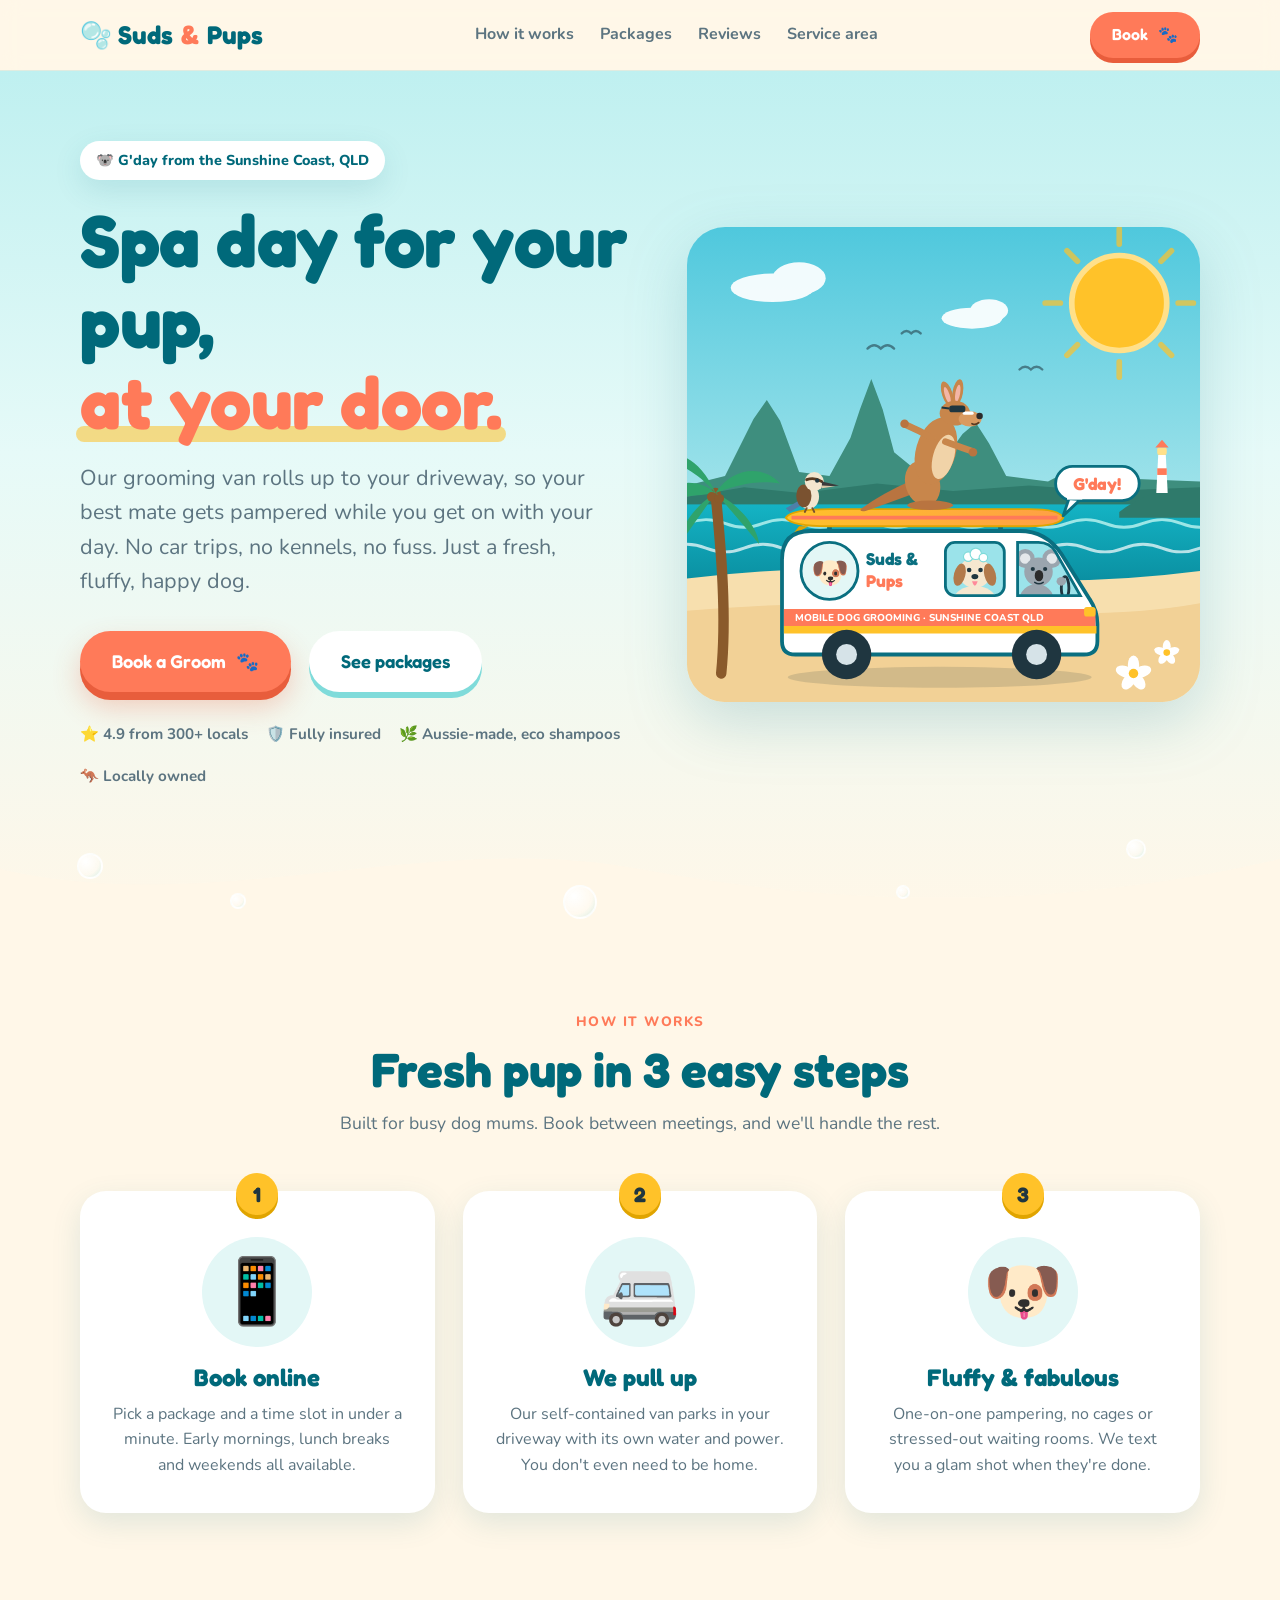
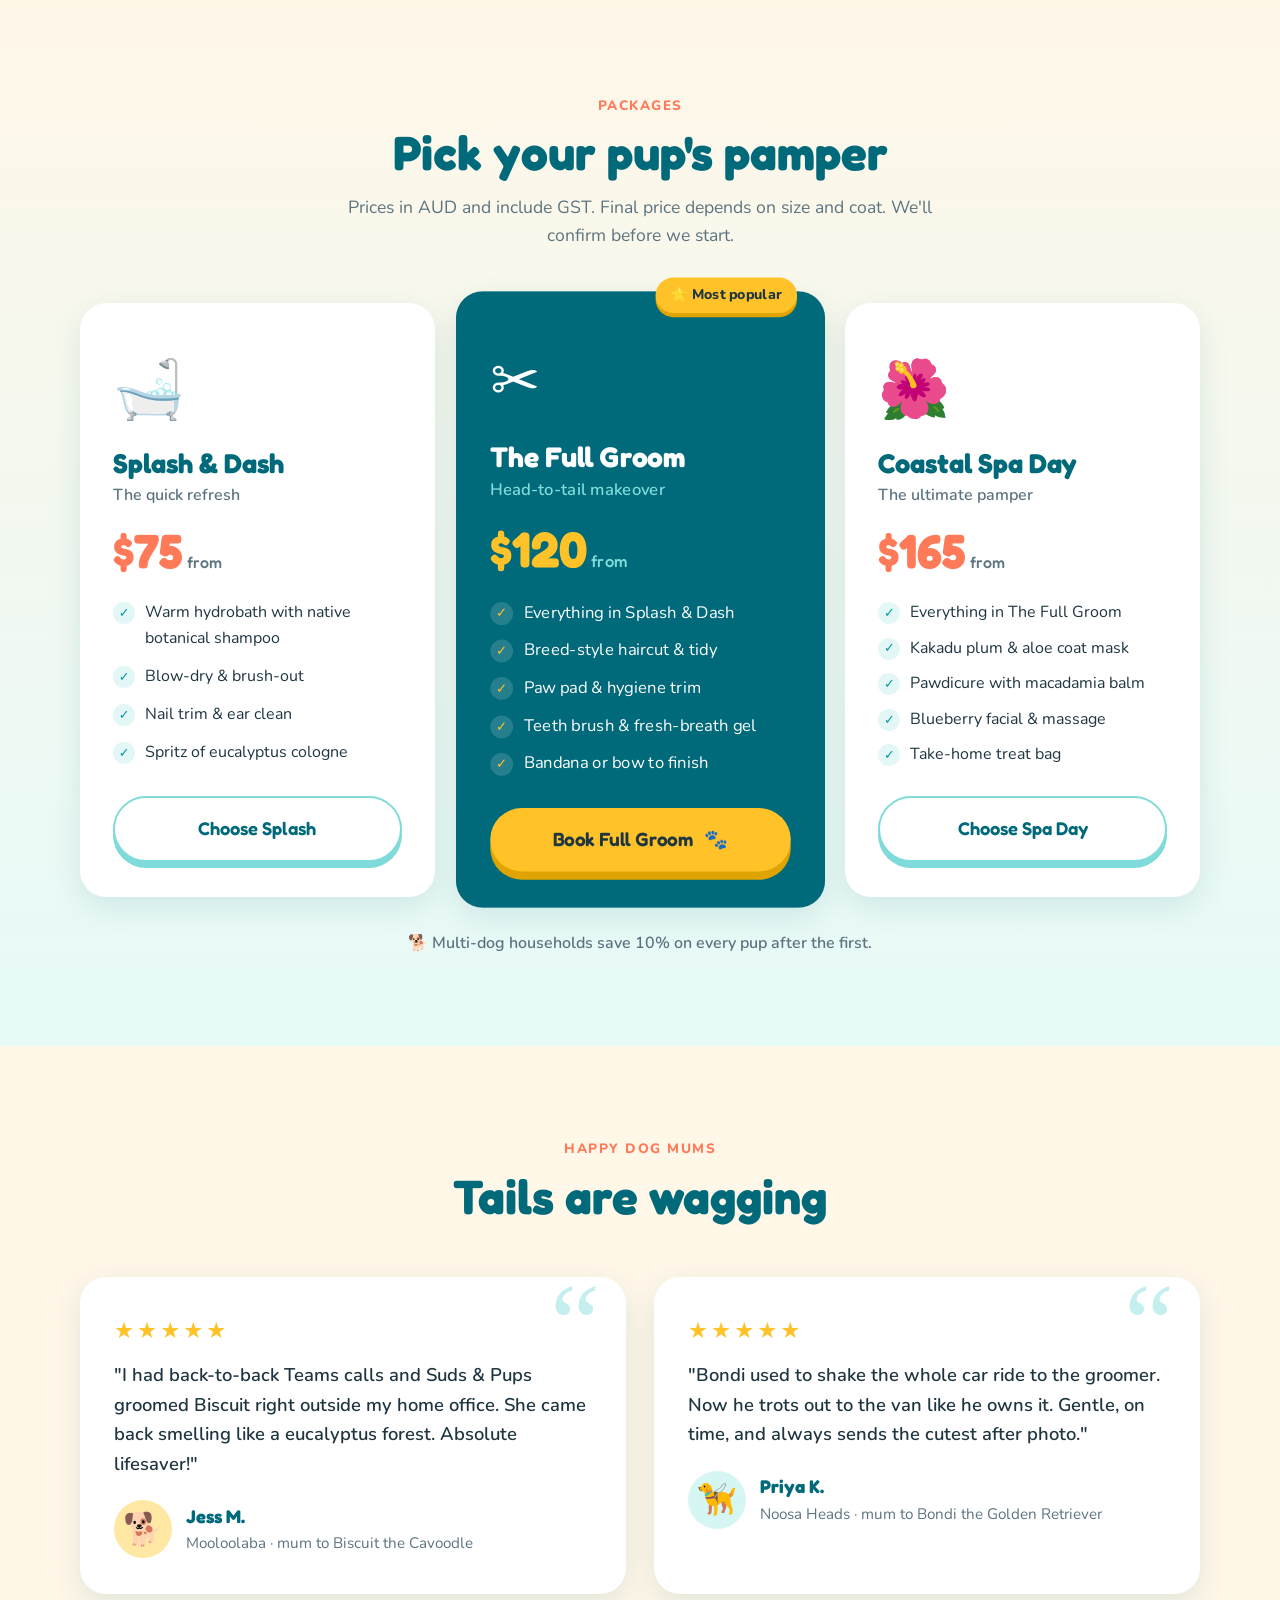
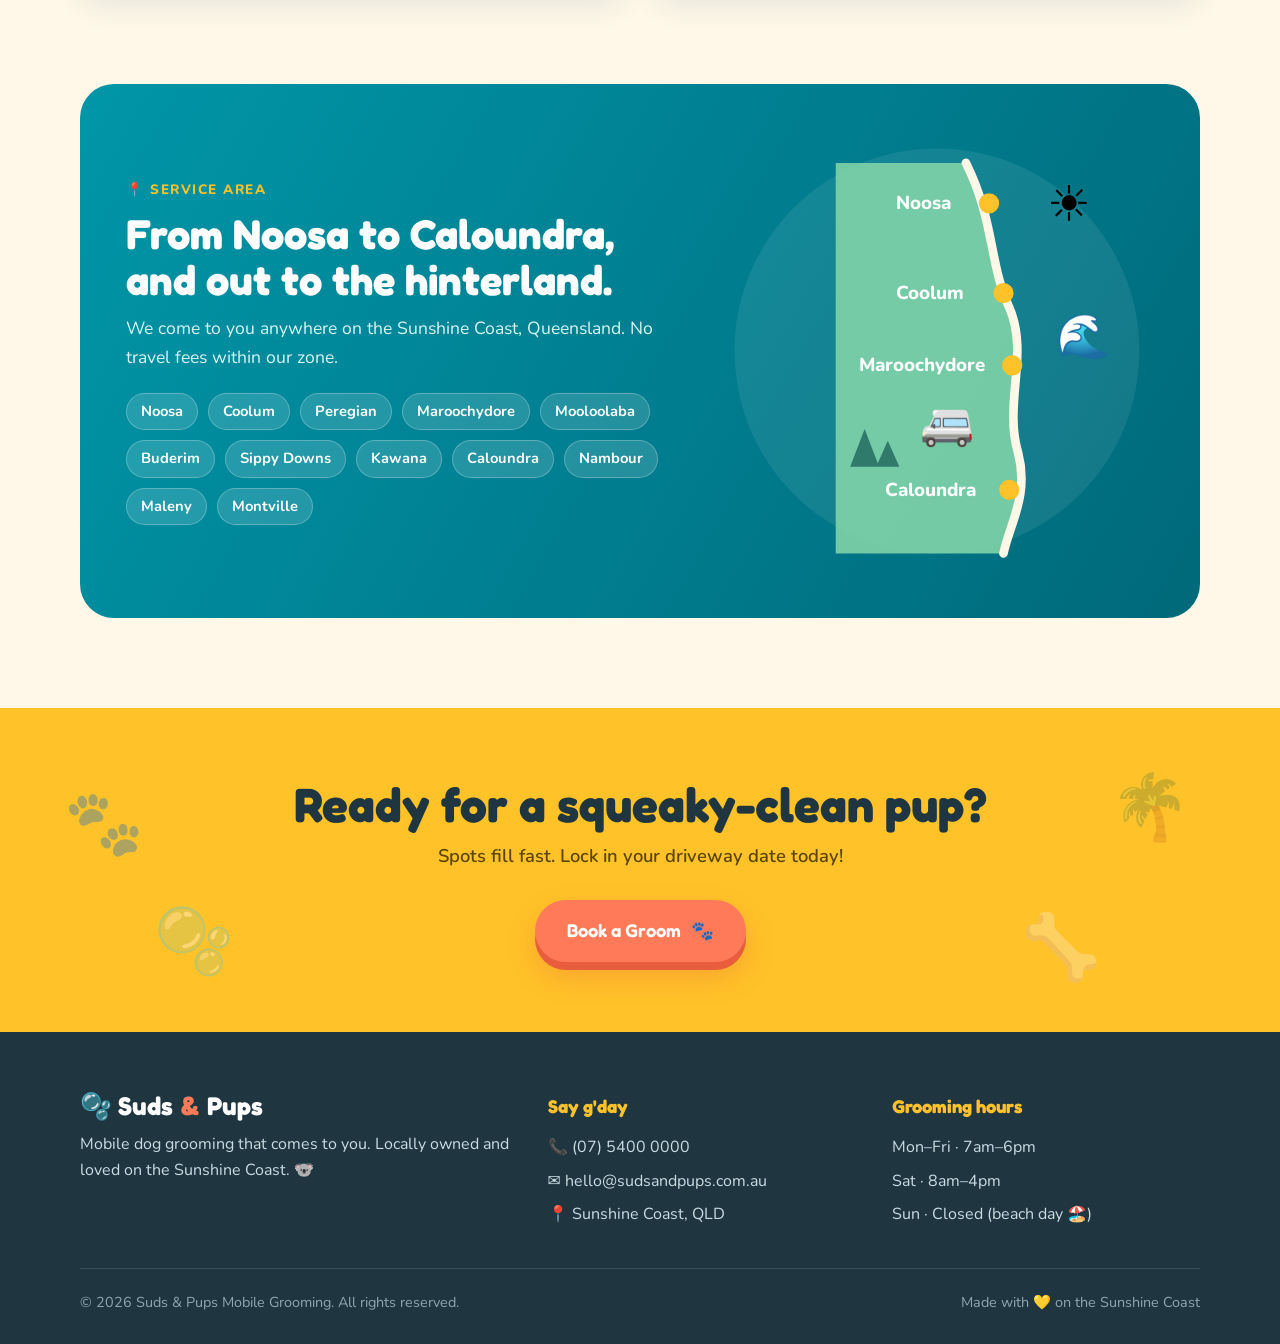
<file: index.html>
<!DOCTYPE html>
<html lang="en-AU">
<head>
<meta charset="UTF-8">
<meta name="viewport" content="width=device-width, initial-scale=1">
<title>Suds &amp; Pups | Mobile Dog Grooming, Sunshine Coast</title>
<meta name="description" content="Suds & Pups is a mobile dog grooming van that comes to your door across the Sunshine Coast, from Noosa to Caloundra.">
<link rel="preconnect" href="https://fonts.googleapis.com">
<link rel="preconnect" href="https://fonts.gstatic.com" crossorigin>
<link href="https://fonts.googleapis.com/css2?family=Fredoka:wght@500;600;700&family=Nunito:wght@400;600;700;800&display=swap" rel="stylesheet">
<link rel="stylesheet" href="styles.css">
</head>
<body>

<!-- ============ NAV ============ -->
<nav class="nav" aria-label="Main">
  <div class="wrap">
    <a href="#top" class="logo">🫧 Suds <span>&amp;</span> Pups</a>
    <ul class="nav-links">
      <li><a href="#how">How it works</a></li>
      <li><a href="#packages">Packages</a></li>
      <li><a href="#reviews">Reviews</a></li>
      <li><a href="#area">Service area</a></li>
    </ul>
    <a href="book.html" class="btn btn-primary btn-sm">Book <span class="paw">🐾</span></a>
  </div>
</nav>

<!-- ============ HERO ============ -->
<header class="hero" id="top">
  <span class="bubble" style="width:26px;height:26px;left:6%;bottom:40px;animation-delay:0s"></span>
  <span class="bubble" style="width:16px;height:16px;left:18%;bottom:10px;animation-delay:2.2s"></span>
  <span class="bubble" style="width:34px;height:34px;left:44%;bottom:0;animation-delay:4s"></span>
  <span class="bubble" style="width:20px;height:20px;left:88%;bottom:60px;animation-delay:1.3s"></span>
  <span class="bubble" style="width:14px;height:14px;left:70%;bottom:20px;animation-delay:5.2s"></span>

  <div class="wrap hero-grid">
    <div>
      <div class="badge">🐨 G'day from the Sunshine Coast, QLD</div>
      <h1>Spa day for your pup, <span class="hl">at your door.</span></h1>
      <p class="tagline">Our grooming van rolls up to your driveway, so your best mate gets pampered while you get on with your day. No car trips, no kennels, no fuss. Just a fresh, fluffy, happy dog.</p>
      <div class="hero-ctas">
        <a href="book.html" class="btn btn-primary">Book a Groom <span class="paw">🐾</span></a>
        <a href="#packages" class="btn btn-ghost">See packages</a>
      </div>
      <div class="hero-trust">
        <span>⭐ 4.9 from 300+ locals</span>
        <span>🛡️ Fully insured</span>
        <span>🌿 Aussie-made, eco shampoos</span>
        <span>🦘 Locally owned</span>
      </div>
    </div>

    <div class="hero-art">
      <!-- Sunshine Coast scene: koala driving the van, kangaroo surfing on the roof, kookaburra hitching a ride -->
      <svg viewBox="0 0 540 500" role="img" aria-label="Cartoon of a koala driving the Suds and Pups grooming van along the beach, with a kangaroo in sunnies surfing on a board on the roof, a kookaburra riding along, and a fluffy dog in the window. The Glass House Mountains, a lighthouse and a dolphin are in the background.">
        <defs>
          <clipPath id="sceneClip"><rect x="0" y="0" width="540" height="500" rx="40"/></clipPath>
          <clipPath id="cabWin"><path d="M348 332 L370 332 Q382 332 388 342 L414 388 L348 388 Z"/></clipPath>
          <clipPath id="midWin"><rect x="272" y="332" width="62" height="56" rx="10"/></clipPath>
          <linearGradient id="sky" x1="0" y1="0" x2="0" y2="1">
            <stop offset="0" stop-color="#4FC8DD"/><stop offset="1" stop-color="#DDF7F4"/>
          </linearGradient>
          <linearGradient id="sea" x1="0" y1="0" x2="0" y2="1">
            <stop offset="0" stop-color="#14B3C4"/><stop offset="1" stop-color="#0A8EA0"/>
          </linearGradient>
          <linearGradient id="board" x1="0" y1="0" x2="1" y2="0">
            <stop offset="0" stop-color="#FFC229"/><stop offset="1" stop-color="#FF9F45"/>
          </linearGradient>
        </defs>
        <g clip-path="url(#sceneClip)">
          <rect width="540" height="500" fill="url(#sky)"/>

          <!-- sun with rays -->
          <g class="sun-rays" stroke="#FFC229" stroke-width="6" stroke-linecap="round" opacity=".7">
            <line x1="455" y1="18" x2="455" y2="2"/><line x1="455" y1="142" x2="455" y2="158"/>
            <line x1="393" y1="80" x2="377" y2="80"/><line x1="517" y1="80" x2="533" y2="80"/>
            <line x1="411" y1="36" x2="400" y2="25"/><line x1="499" y1="124" x2="510" y2="135"/>
            <line x1="411" y1="124" x2="400" y2="135"/><line x1="499" y1="36" x2="510" y2="25"/>
          </g>
          <circle cx="455" cy="80" r="50" fill="#FFC229"/>
          <circle cx="455" cy="80" r="50" fill="none" stroke="#FFE08A" stroke-width="6"/>

          <!-- clouds -->
          <g fill="#fff" opacity=".92">
            <ellipse cx="90" cy="64" rx="44" ry="15"/><ellipse cx="118" cy="54" rx="28" ry="17"/>
            <ellipse cx="300" cy="96" rx="32" ry="11"/><ellipse cx="318" cy="88" rx="20" ry="12"/>
          </g>
          <!-- seagulls -->
          <g fill="none" stroke="#1F3640" stroke-width="2.5" stroke-linecap="round" opacity=".55">
            <path d="M190 128 q7 -7 14 0 q7 -7 14 0"/><path d="M226 112 q5 -5 10 0 q5 -5 10 0"/><path d="M350 150 q6 -6 12 0 q6 -6 12 0"/>
          </g>

          <!-- Glass House Mountains -->
          <path d="M0 272 L40 262 L70 202 L84 182 L98 204 L118 258 L150 262 L172 222 L182 192 L194 160 L206 192 L218 237 L246 260 L270 246 L290 218 L304 206 L318 228 L336 262 L380 268 L410 252 L440 264 L540 268 L540 300 L0 300 Z" fill="#3E8E7E"/>
          <path d="M0 284 L60 274 L120 280 L200 270 L280 278 L360 272 L440 278 L540 274 L540 310 L0 310 Z" fill="#2F7A6B"/>

          <!-- ocean -->
          <rect x="0" y="292" width="540" height="84" fill="url(#sea)"/>
          <path d="M0 312 q20 -8 40 0 t40 0 t40 0 t40 0 t40 0 t40 0 t40 0 t40 0 t40 0 t40 0 t40 0 t40 0 t40 0 t40 0" fill="none" stroke="#BFF5F2" stroke-width="3" stroke-linecap="round" opacity=".8"/>
          <path d="M-20 338 q20 -8 40 0 t40 0 t40 0 t40 0 t40 0 t40 0 t40 0 t40 0 t40 0 t40 0 t40 0 t40 0 t40 0 t40 0 t40 0" fill="none" stroke="#fff" stroke-width="3" stroke-linecap="round" opacity=".7"/>

          <!-- headland + lighthouse -->
          <path d="M455 300 Q490 272 540 276 L540 306 L455 306 Z" fill="#2F7A6B"/>
          <g transform="translate(500 236)">
            <path d="M-6 44 L-4 4 L4 4 L6 44 Z" fill="#fff"/>
            <rect x="-5" y="18" width="10" height="7" fill="#FF7A59"/>
            <rect x="-5" y="-4" width="10" height="8" rx="2" fill="#FFE08A"/>
            <path d="M-7 -4 L0 -12 L7 -4 Z" fill="#FF7A59"/>
          </g>

          <!-- sand -->
          <path d="M0 370 Q140 352 270 366 T540 362 L540 500 L0 500 Z" fill="#F7DFAE"/>
          <path d="M0 404 Q160 390 300 402 T540 396 L540 500 L0 500 Z" fill="#F2D196"/>

          <!-- palm tree (left) -->
          <g transform="translate(36 470)">
            <path d="M0 0 C 6 -60 0 -130 -6 -190" stroke="#8A5A2B" stroke-width="11" fill="none" stroke-linecap="round"/>
            <g fill="#2FA36B">
              <path d="M-6 -190 C -30 -210 -60 -200 -76 -176 C -50 -188 -28 -186 -6 -190Z"/>
              <path d="M-6 -190 C 14 -220 46 -218 62 -200 C 36 -204 16 -198 -6 -190Z"/>
              <path d="M-6 -190 C -24 -230 -50 -236 -64 -226 C -40 -220 -24 -210 -6 -190Z"/>
              <path d="M-6 -190 C 16 -180 38 -156 40 -136 C 24 -156 10 -172 -6 -190Z"/>
              <path d="M-6 -190 C -28 -176 -44 -154 -46 -132 C -32 -154 -18 -172 -6 -190Z"/>
            </g>
            <circle cx="-10" cy="-186" r="5" fill="#8A5A2B"/><circle cx="-2" cy="-184" r="5" fill="#8A5A2B"/>
          </g>

          <!-- frangipanis on sand -->
          <g transform="translate(470 470)">
            <g fill="#fff"><ellipse cx="0" cy="-9" rx="6" ry="10"/><ellipse cx="9" cy="-2" rx="6" ry="10" transform="rotate(72 9 -2)"/><ellipse cx="5" cy="8" rx="6" ry="10" transform="rotate(144 5 8)"/><ellipse cx="-5" cy="8" rx="6" ry="10" transform="rotate(216 -5 8)"/><ellipse cx="-9" cy="-2" rx="6" ry="10" transform="rotate(288 -9 -2)"/></g>
            <circle r="5" fill="#FFC229"/>
          </g>
          <g transform="translate(505 448) scale(.7)">
            <g fill="#fff"><ellipse cx="0" cy="-9" rx="6" ry="10"/><ellipse cx="9" cy="-2" rx="6" ry="10" transform="rotate(72 9 -2)"/><ellipse cx="5" cy="8" rx="6" ry="10" transform="rotate(144 5 8)"/><ellipse cx="-5" cy="8" rx="6" ry="10" transform="rotate(216 -5 8)"/><ellipse cx="-9" cy="-2" rx="6" ry="10" transform="rotate(288 -9 -2)"/></g>
            <circle r="5" fill="#FFC229"/>
          </g>

          <!-- ===== VAN + CREW (floats together) ===== -->
          <g class="float">
            <ellipse cx="266" cy="474" rx="160" ry="11" fill="#1F3640" opacity=".15"/>

            <!-- roof rack -->
            <g stroke="#0A6F80" stroke-width="5" stroke-linecap="round">
              <line x1="150" y1="320" x2="150" y2="312"/><line x1="330" y1="320" x2="330" y2="312"/>
              <line x1="138" y1="312" x2="342" y2="312"/>
            </g>

            <!-- surfboard -->
            <g>
              <path d="M104 306 Q110 297 150 297 L360 297 Q392 297 396 306 Q392 315 360 315 L150 315 Q110 315 104 306 Z" fill="url(#board)" stroke="#E0A400" stroke-width="2"/>
              <path d="M110 306 L390 306" stroke="#FF7A59" stroke-width="4"/>
              <path d="M118 315 l-8 10 l18 -10 Z" fill="#E0A400"/>
            </g>

            <!-- kookaburra hitching a ride on the board -->
            <g>
              <path d="M118 288 L104 296 L108 300 L122 292 Z" fill="#4E7FA8"/>
              <ellipse cx="128" cy="284" rx="11" ry="13" fill="#F3E6CF"/>
              <ellipse cx="123" cy="283" rx="8" ry="12" fill="#7A5230"/>
              <circle cx="134" cy="268" r="10" fill="#F3E6CF"/>
              <path d="M126 266 Q134 263 142 268" stroke="#5A3B22" stroke-width="3" fill="none" stroke-linecap="round"/>
              <circle cx="137" cy="267" r="2.2" fill="#1F3640"/>
              <path d="M142 268 L160 272 L142 274 Z" fill="#3B3B3B"/>
              <path d="M142 272 L156 273 L142 275 Z" fill="#D9C7A8"/>
              <path d="M126 296 l-2 4 M132 296 l2 4" stroke="#7A5230" stroke-width="2" stroke-linecap="round"/>
            </g>

            <!-- kangaroo surfing on the roof -->
            <g class="surfer">
              <!-- tail -->
              <path d="M238 266 Q206 280 184 296 Q180 300 188 299 Q214 290 246 278 Z" fill="#B97440"/>
              <!-- back leg + big foot -->
              <ellipse cx="248" cy="270" rx="18" ry="24" fill="#C8864B" transform="rotate(-18 248 270)"/>
              <ellipse cx="256" cy="293" rx="24" ry="5" fill="#B97440"/>
              <!-- body -->
              <ellipse cx="262" cy="236" rx="21" ry="36" fill="#C8864B" transform="rotate(16 262 236)"/>
              <ellipse cx="270" cy="242" rx="11" ry="24" fill="#F1D3A8" transform="rotate(16 270 242)"/>
              <!-- arms out for balance -->
              <path d="M272 226 Q288 232 300 236" stroke="#C8864B" stroke-width="7" fill="none" stroke-linecap="round"/>
              <path d="M258 222 Q244 214 230 208" stroke="#C8864B" stroke-width="7" fill="none" stroke-linecap="round"/>
              <circle cx="301" cy="237" r="4.5" fill="#B97440"/><circle cx="229" cy="207" r="4.5" fill="#B97440"/>
              <!-- ears -->
              <ellipse cx="274" cy="176" rx="5.5" ry="14" fill="#C8864B" transform="rotate(-18 274 176)"/>
              <ellipse cx="274" cy="177" rx="2.5" ry="9" fill="#F3B6A6" transform="rotate(-18 274 177)"/>
              <ellipse cx="285" cy="174" rx="5.5" ry="14" fill="#C8864B" transform="rotate(10 285 174)"/>
              <ellipse cx="285" cy="175" rx="2.5" ry="9" fill="#F3B6A6" transform="rotate(10 285 175)"/>
              <!-- head + snout -->
              <ellipse cx="282" cy="196" rx="16" ry="13" fill="#C8864B"/>
              <ellipse cx="298" cy="202" rx="12" ry="8" fill="#D99A60"/>
              <circle cx="308" cy="199" r="3.4" fill="#2B2B2B"/>
              <!-- zinc stripe on nose -->
              <path d="M292 196 L300 196" stroke="#fff" stroke-width="3.5" stroke-linecap="round"/>
              <path d="M300 207 Q304 209 307 206" stroke="#5A3B22" stroke-width="1.8" fill="none" stroke-linecap="round"/>
              <!-- sunnies -->
              <rect x="276" y="188" width="17" height="7" rx="3" fill="#1F3640"/>
              <line x1="276" y1="191" x2="268" y2="190" stroke="#1F3640" stroke-width="2"/>
            </g>

            <!-- van body -->
            <path d="M100 350 Q100 320 130 320 L350 320 Q378 320 394 344 L424 392 Q432 404 432 418 L432 436 Q432 450 418 450 L114 450 Q100 450 100 436 Z" fill="#FFFFFF" stroke="#0A6F80" stroke-width="4"/>
            <path d="M102 402 L430 402 L430 420 L102 420 Z" fill="#FF7A59"/>
            <path d="M102 420 L431 420 L431 428 L102 428 Z" fill="#FFC229"/>

            <!-- middle window: freshly washed pup -->
            <rect x="272" y="332" width="62" height="56" rx="10" fill="#9BE3EA"/>
            <g clip-path="url(#midWin)">
              <ellipse cx="303" cy="392" rx="22" ry="14" fill="#F6E7CF"/>
              <ellipse cx="303" cy="364" rx="17" ry="16" fill="#F6E7CF"/>
              <ellipse cx="287" cy="366" rx="6" ry="12" fill="#B27A4B" transform="rotate(14 287 366)"/>
              <ellipse cx="319" cy="366" rx="6" ry="12" fill="#B27A4B" transform="rotate(-14 319 366)"/>
              <circle cx="297" cy="361" r="2.4" fill="#1F3640"/><circle cx="309" cy="361" r="2.4" fill="#1F3640"/>
              <ellipse cx="303" cy="368" rx="3.6" ry="2.8" fill="#1F3640"/>
              <path d="M300 373 Q303 382 306 373 Z" fill="#FF8A9A"/>
              <g fill="#fff" stroke="#7FDBDA" stroke-width="1.2">
                <circle cx="296" cy="347" r="5"/><circle cx="304" cy="344" r="6"/><circle cx="312" cy="348" r="4.5"/>
              </g>
            </g>
            <rect x="272" y="332" width="62" height="56" rx="10" fill="none" stroke="#0A6F80" stroke-width="3"/>

            <!-- cab window: koala at the wheel -->
            <path d="M348 332 L370 332 Q382 332 388 342 L414 388 L348 388 Z" fill="#9BE3EA"/>
            <g clip-path="url(#cabWin)">
              <ellipse cx="368" cy="392" rx="18" ry="16" fill="#9AA5AE"/>
              <circle cx="356" cy="349" r="10" fill="#9AA5AE"/><circle cx="356" cy="349" r="5.5" fill="#E4E8EB"/>
              <circle cx="384" cy="349" r="10" fill="#9AA5AE"/><circle cx="384" cy="349" r="5.5" fill="#E4E8EB"/>
              <circle cx="370" cy="363" r="15" fill="#9AA5AE"/>
              <circle cx="364" cy="360" r="2.2" fill="#1F3640"/><circle cx="377" cy="360" r="2.2" fill="#1F3640"/>
              <ellipse cx="370.5" cy="367" rx="4.5" ry="6" fill="#2B2B2B"/>
              <path d="M366 374 Q370.5 377 375 374" stroke="#1F3640" stroke-width="1.5" fill="none" stroke-linecap="round"/>
              <!-- steering wheel + paw -->
              <ellipse cx="398" cy="380" rx="4" ry="12" fill="none" stroke="#1F3640" stroke-width="3"/>
              <ellipse cx="394" cy="373" rx="5" ry="4.5" fill="#9AA5AE"/>
            </g>
            <path d="M348 332 L370 332 Q382 332 388 342 L414 388 L348 388 Z" fill="none" stroke="#0A6F80" stroke-width="3"/>

            <!-- logo -->
            <circle cx="150" cy="362" r="30" fill="#E3F7F6" stroke="#0A6F80" stroke-width="3"/>
            <text x="150" y="375" text-anchor="middle" font-size="32">🐶</text>
            <text x="188" y="356" font-family="Fredoka, sans-serif" font-weight="700" font-size="18" fill="#0A6F80">Suds &amp;</text>
            <text x="188" y="379" font-family="Fredoka, sans-serif" font-weight="700" font-size="18" fill="#FF7A59">Pups</text>
            <text x="114" y="415" font-family="Nunito, sans-serif" font-weight="800" font-size="10.5" fill="#fff">MOBILE DOG GROOMING · SUNSHINE COAST QLD</text>

            <!-- headlight -->
            <rect x="418" y="400" width="12" height="10" rx="3" fill="#FFC229"/>
            <!-- wheels -->
            <g><circle cx="168" cy="450" r="26" fill="#1F3640"/><circle cx="168" cy="450" r="11" fill="#D6E3E8"/></g>
            <g><circle cx="368" cy="450" r="26" fill="#1F3640"/><circle cx="368" cy="450" r="11" fill="#D6E3E8"/></g>

            <!-- koala's "G'day!" -->
            <g class="gday">
              <rect x="388" y="252" width="88" height="36" rx="18" fill="#fff" stroke="#0A6F80" stroke-width="3"/>
              <path d="M402 286 L396 304 L414 287 Z" fill="#fff" stroke="#0A6F80" stroke-width="3" stroke-linejoin="round"/>
              <rect x="400" y="282" width="16" height="5" fill="#fff"/>
              <text x="432" y="277" text-anchor="middle" font-family="Fredoka, sans-serif" font-weight="700" font-size="18" fill="#FF7A59">G'day!</text>
            </g>
          </g>
        </g>
      </svg>
    </div>
  </div>

  <svg class="wave-divider" viewBox="0 0 1440 90" preserveAspectRatio="none" aria-hidden="true">
    <path d="M0 40 C 240 90 480 0 720 40 S 1200 80 1440 30 L1440 90 L0 90 Z" fill="#FFF7E8"/>
  </svg>
</header>

<main>
<!-- ============ HOW IT WORKS ============ -->
<section class="how" id="how">
  <div class="wrap">
    <div class="section-head">
      <span class="eyebrow">How it works</span>
      <h2>Fresh pup in 3 easy steps</h2>
      <p>Built for busy dog mums. Book between meetings, and we'll handle the rest.</p>
    </div>
    <div class="steps">
      <article class="step">
        <div class="step-num">1</div>
        <div class="step-icon" aria-hidden="true">📱</div>
        <h3>Book online</h3>
        <p>Pick a package and a time slot in under a minute. Early mornings, lunch breaks and weekends all available.</p>
      </article>
      <article class="step">
        <div class="step-num">2</div>
        <div class="step-icon" aria-hidden="true">🚐</div>
        <h3>We pull up</h3>
        <p>Our self-contained van parks in your driveway with its own water and power. You don't even need to be home.</p>
      </article>
      <article class="step">
        <div class="step-num">3</div>
        <div class="step-icon" aria-hidden="true">🐶</div>
        <h3>Fluffy &amp; fabulous</h3>
        <p>One-on-one pampering, no cages or stressed-out waiting rooms. We text you a glam shot when they're done.</p>
      </article>
    </div>
  </div>
</section>

<!-- ============ PACKAGES ============ -->
<section class="packages" id="packages">
  <div class="wrap">
    <div class="section-head">
      <span class="eyebrow">Packages</span>
      <h2>Pick your pup's pamper</h2>
      <p>Prices in AUD and include GST. Final price depends on size and coat. We'll confirm before we start.</p>
    </div>
    <div class="cards">
      <article class="card">
        <div class="card-emoji" aria-hidden="true">🛁</div>
        <h3>Splash &amp; Dash</h3>
        <p class="sub">The quick refresh</p>
        <div class="price">$75<small>from</small></div>
        <ul>
          <li>Warm hydrobath with native botanical shampoo</li>
          <li>Blow-dry &amp; brush-out</li>
          <li>Nail trim &amp; ear clean</li>
          <li>Spritz of eucalyptus cologne</li>
        </ul>
        <a href="book.html?package=splash" class="btn btn-ghost">Choose Splash</a>
      </article>

      <article class="card featured">
        <span class="ribbon">⭐ Most popular</span>
        <div class="card-emoji" aria-hidden="true">✂️</div>
        <h3>The Full Groom</h3>
        <p class="sub">Head-to-tail makeover</p>
        <div class="price">$120<small>from</small></div>
        <ul>
          <li>Everything in Splash &amp; Dash</li>
          <li>Breed-style haircut &amp; tidy</li>
          <li>Paw pad &amp; hygiene trim</li>
          <li>Teeth brush &amp; fresh-breath gel</li>
          <li>Bandana or bow to finish</li>
        </ul>
        <a href="book.html?package=full" class="btn btn-primary">Book Full Groom <span class="paw">🐾</span></a>
      </article>

      <article class="card">
        <div class="card-emoji" aria-hidden="true">🌺</div>
        <h3>Coastal Spa Day</h3>
        <p class="sub">The ultimate pamper</p>
        <div class="price">$165<small>from</small></div>
        <ul>
          <li>Everything in The Full Groom</li>
          <li>Kakadu plum &amp; aloe coat mask</li>
          <li>Pawdicure with macadamia balm</li>
          <li>Blueberry facial &amp; massage</li>
          <li>Take-home treat bag</li>
        </ul>
        <a href="book.html?package=spa" class="btn btn-ghost">Choose Spa Day</a>
      </article>
    </div>
    <p class="price-note">🐕 Multi-dog households save 10% on every pup after the first.</p>
  </div>
</section>

<!-- ============ REVIEWS ============ -->
<section class="reviews" id="reviews">
  <div class="wrap">
    <div class="section-head">
      <span class="eyebrow">Happy dog mums</span>
      <h2>Tails are wagging</h2>
    </div>
    <div class="review-grid">
      <article class="review">
        <div class="stars" aria-label="5 out of 5 stars">★★★★★</div>
        <blockquote>"I had back-to-back Teams calls and Suds &amp; Pups groomed Biscuit right outside my home office. She came back smelling like a eucalyptus forest. Absolute lifesaver!"</blockquote>
        <div class="reviewer">
          <div class="avatar" style="background:#FFE8A3" aria-hidden="true">🐕</div>
          <div><strong>Jess M.</strong><span>Mooloolaba · mum to Biscuit the Cavoodle</span></div>
        </div>
      </article>
      <article class="review">
        <div class="stars" aria-label="5 out of 5 stars">★★★★★</div>
        <blockquote>"Bondi used to shake the whole car ride to the groomer. Now he trots out to the van like he owns it. Gentle, on time, and always sends the cutest after photo."</blockquote>
        <div class="reviewer">
          <div class="avatar" style="background:#D6F6F4" aria-hidden="true">🦮</div>
          <div><strong>Priya K.</strong><span>Noosa Heads · mum to Bondi the Golden Retriever</span></div>
        </div>
      </article>
    </div>
  </div>
</section>

<!-- ============ SERVICE AREA ============ -->
<section class="area" id="area">
  <div class="wrap">
    <div class="area-box">
      <div>
        <span class="eyebrow" style="color:var(--sun)">📍 Service area</span>
        <h2>From Noosa to Caloundra, and out to the hinterland.</h2>
        <p>We come to you anywhere on the Sunshine Coast, Queensland. No travel fees within our zone.</p>
        <div class="suburbs">
          <span>Noosa</span><span>Coolum</span><span>Peregian</span><span>Maroochydore</span>
          <span>Mooloolaba</span><span>Buderim</span><span>Sippy Downs</span><span>Kawana</span>
          <span>Caloundra</span><span>Nambour</span><span>Maleny</span><span>Montville</span>
        </div>
      </div>
      <div class="area-art" aria-hidden="true">
        <!-- Stylised Sunshine Coast map -->
        <svg viewBox="0 0 300 300">
          <circle cx="150" cy="150" r="140" fill="rgba(255,255,255,.08)"/>
          <path d="M170 20 C 190 60 186 90 200 120 C 214 152 196 186 206 220 C 214 250 200 270 196 290 L80 290 L80 20 Z" fill="#7FD3A8" opacity=".9"/>
          <path d="M170 20 C 190 60 186 90 200 120 C 214 152 196 186 206 220 C 214 250 200 270 196 290" fill="none" stroke="#FFF7E8" stroke-width="6" stroke-linecap="round"/>
          <g font-family="Nunito, sans-serif" font-weight="800" font-size="13" fill="#fff">
            <circle cx="186" cy="48" r="7" fill="#FFC229"/><text x="122" y="52">Noosa</text>
            <circle cx="196" cy="110" r="7" fill="#FFC229"/><text x="122" y="114">Coolum</text>
            <circle cx="202" cy="160" r="7" fill="#FFC229"/><text x="96" y="164">Maroochydore</text>
            <circle cx="200" cy="246" r="7" fill="#FFC229"/><text x="114" y="250">Caloundra</text>
          </g>
          <!-- Glass House peaks inland -->
          <path d="M90 230 l10 -26 l10 26 Z M108 230 l8 -18 l8 18 Z" fill="#2F7A6B"/>
          <text x="232" y="150" font-size="30">🌊</text>
          <text x="226" y="60" font-size="34">☀️</text>
          <text x="138" y="210" font-size="30">🚐</text>
        </svg>
      </div>
    </div>
  </div>
</section>

<!-- ============ BOOK CTA ============ -->
<section class="cta-band" id="book">
  <span class="deco" style="left:5%;top:20%">🐾</span>
  <span class="deco" style="right:7%;top:15%">🌴</span>
  <span class="deco" style="left:12%;bottom:12%">🫧</span>
  <span class="deco" style="right:14%;bottom:10%">🦴</span>
  <div class="wrap">
    <h2>Ready for a squeaky-clean pup?</h2>
    <p>Spots fill fast. Lock in your driveway date today!</p>
    <a href="book.html" class="btn btn-primary">Book a Groom <span class="paw">🐾</span></a>
  </div>
</section>
</main>

<!-- ============ FOOTER ============ -->
<footer>
  <div class="wrap">
    <div class="foot-grid">
      <div>
        <div class="logo">🫧 Suds <span>&amp;</span> Pups</div>
        <p>Mobile dog grooming that comes to you. Locally owned and loved on the Sunshine Coast. 🐨</p>
      </div>
      <div>
        <h4>Say g'day</h4>
        <ul>
          <li>📞 <a href="tel:+61754000000">(07) 5400 0000</a></li>
          <li>✉️ <a href="mailto:hello@sudsandpups.com.au">hello@sudsandpups.com.au</a></li>
          <li>📍 Sunshine Coast, QLD</li>
        </ul>
      </div>
      <div>
        <h4>Grooming hours</h4>
        <ul>
          <li>Mon–Fri · 7am–6pm</li>
          <li>Sat · 8am–4pm</li>
          <li>Sun · Closed (beach day 🏖️)</li>
        </ul>
      </div>
    </div>
    <div class="foot-bottom">
      <span>© 2026 Suds &amp; Pups Mobile Grooming. All rights reserved.</span>
      <span>Made with 💛 on the Sunshine Coast</span>
    </div>
  </div>
</footer>

</body>
</html>
</file>
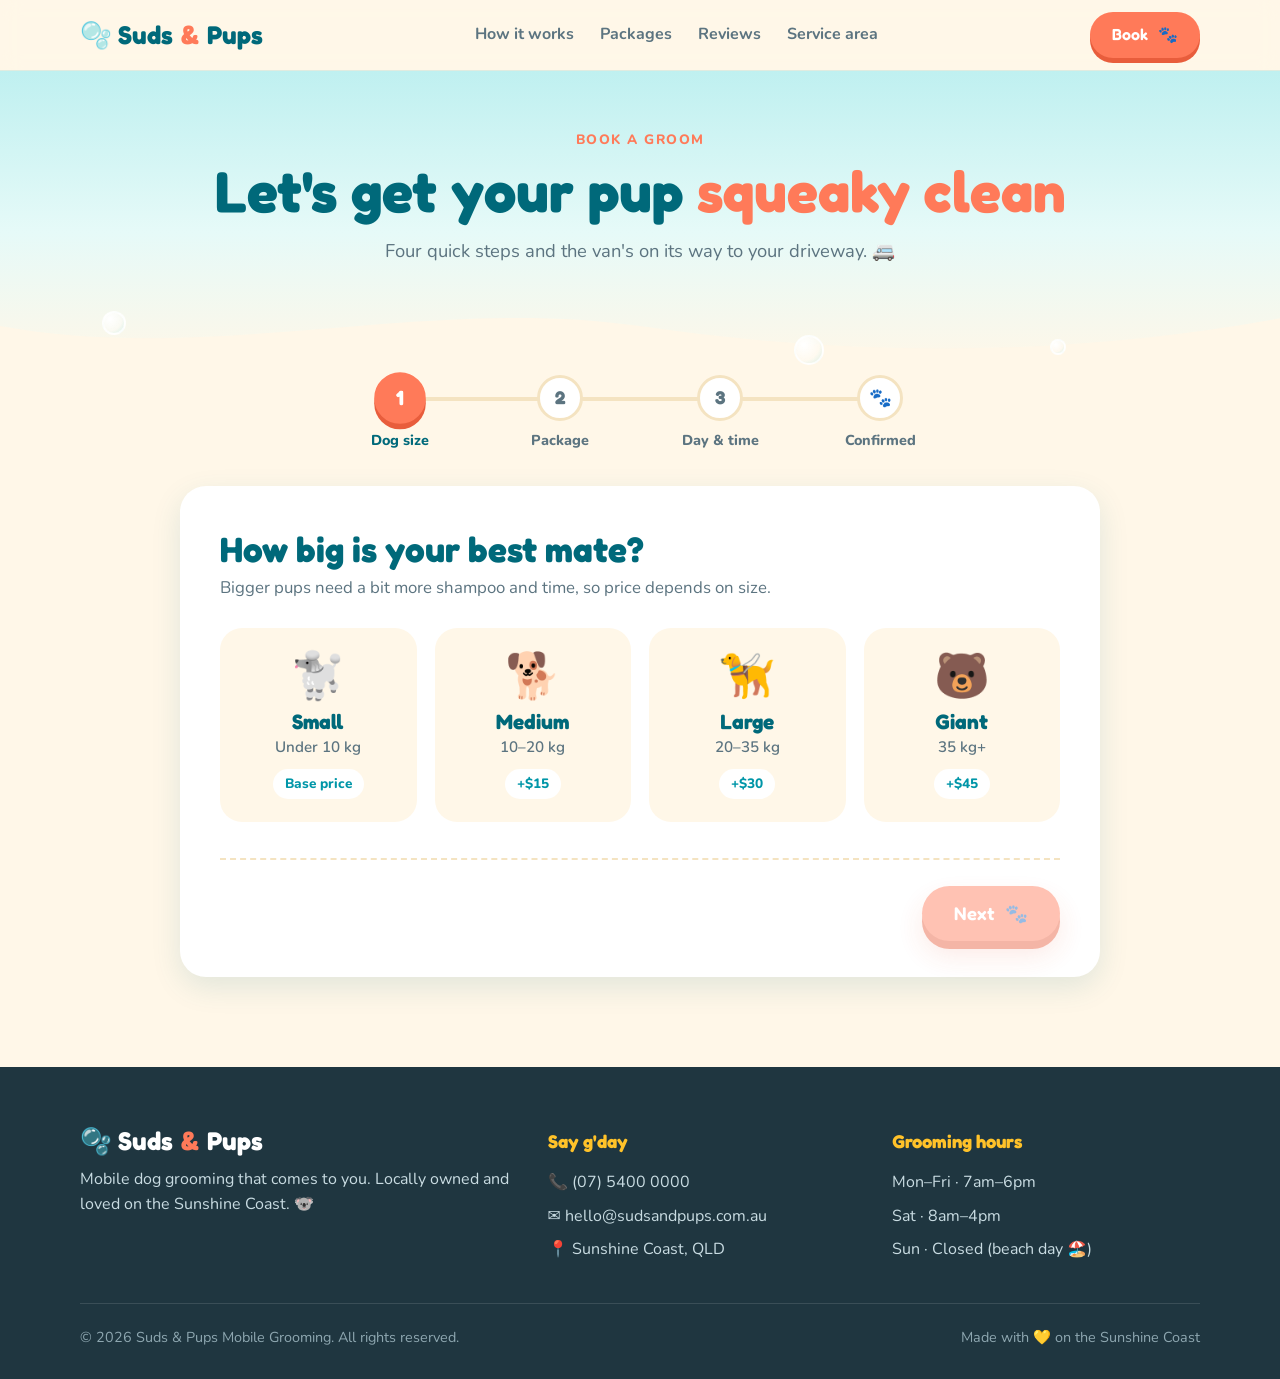
<file: book.html>
<!DOCTYPE html>
<html lang="en-AU">
<head>
<meta charset="UTF-8">
<meta name="viewport" content="width=device-width, initial-scale=1">
<title>Book a Groom | Suds &amp; Pups</title>
<meta name="description" content="Book a mobile dog groom with Suds & Pups. Pick your dog's size, a package and a time, and we'll come to your door on the Sunshine Coast.">
<link rel="preconnect" href="https://fonts.googleapis.com">
<link rel="preconnect" href="https://fonts.gstatic.com" crossorigin>
<link href="https://fonts.googleapis.com/css2?family=Fredoka:wght@500;600;700&family=Nunito:wght@400;600;700;800&display=swap" rel="stylesheet">
<link rel="stylesheet" href="styles.css">
<style>
  /* ---------- Booking header ---------- */
  .book-hero { background: linear-gradient(180deg, #BFF0F0 0%, #E6FAF8 55%, var(--sand) 100%); padding: 56px 0 0; text-align: center; position: relative; overflow: hidden; }
  .book-hero h1 { font-size: clamp(2.3rem, 5.5vw, 3.6rem); color: var(--ocean-deep); margin-bottom: 12px; }
  .book-hero h1 .hl { color: var(--coral); }
  .book-hero p { color: var(--muted); font-size: 1.15rem; max-width: 560px; margin: 0 auto; }
  .book-hero .wave-divider { margin-top: 30px; height: 70px; }

  .booking { padding: 10px 0 90px; }
  .booking .wrap { max-width: 920px; }

  /* ---------- Progress ---------- */
  .progress { scroll-margin-top: 90px; display: flex; justify-content: space-between; list-style: none; margin: 0 auto 34px; max-width: 640px; position: relative; }
  .progress::before { content: ""; position: absolute; left: 10%; right: 10%; top: 22px; height: 4px; background: var(--sand-dark); border-radius: 4px; }
  .progress li { position: relative; flex: 1; text-align: center; font-weight: 800; font-size: .9rem; color: var(--muted); }
  .progress .dot {
    width: 46px; height: 46px; margin: 0 auto 8px; border-radius: 50%; display: grid; place-items: center;
    background: var(--white); border: 3px solid var(--sand-dark); font-family: "Fredoka", sans-serif; font-size: 1.15rem; color: var(--muted);
    position: relative; transition: background .3s, border-color .3s, transform .3s cubic-bezier(.34,1.56,.64,1);
  }
  .progress li.done .dot { background: var(--lagoon); border-color: var(--lagoon); color: var(--ocean-deep); }
  .progress li.current .dot { background: var(--coral); border-color: var(--coral); color: var(--white); transform: scale(1.12); box-shadow: 0 5px 0 var(--coral-deep); }
  .progress li.current { color: var(--ocean-deep); }

  /* ---------- Panel ---------- */
  .panel { background: var(--white); border-radius: var(--radius); box-shadow: var(--shadow); padding: 44px 40px 36px; }
  .step-pane { padding: 0; }
  .step-pane[hidden], .actions[hidden] { display: none; }
  .step-pane h2 { font-size: clamp(1.7rem, 3.6vw, 2.2rem); color: var(--ocean-deep); margin-bottom: 6px; }
  .step-pane > p.lead { color: var(--muted); margin-bottom: 26px; font-size: 1.05rem; }
  .step-pane h3 { font-size: 1.25rem; color: var(--ocean-deep); margin: 30px 0 12px; }

  /* ---------- Option cards (radio) ---------- */
  .opts { display: grid; gap: 18px; }
  .opts-4 { grid-template-columns: repeat(4, 1fr); }
  .opts-3 { grid-template-columns: repeat(3, 1fr); }
  .opt { position: relative; display: block; cursor: pointer; }
  .opt input { position: absolute; opacity: 0; pointer-events: none; }
  .opt-body {
    display: block; height: 100%; background: var(--sand); border: 3px solid transparent; border-radius: 22px; padding: 24px 18px 20px; text-align: center;
    transition: transform .3s cubic-bezier(.34,1.56,.64,1), box-shadow .3s, border-color .3s, background .3s;
  }
  .opt:hover .opt-body { transform: translateY(-6px); box-shadow: var(--shadow); }
  .opt input:checked + .opt-body { border-color: var(--lagoon); background: #E6FAF8; transform: translateY(-6px); box-shadow: var(--shadow-lift); }
  .opt input:focus-visible + .opt-body { outline: 3px solid var(--sun); outline-offset: 3px; }
  .opt-emoji { font-size: 2.8rem; line-height: 1; margin-bottom: 10px; display: inline-block; transition: transform .4s cubic-bezier(.34,1.56,.64,1); }
  .opt input:checked + .opt-body .opt-emoji { transform: scale(1.15) rotate(-8deg); }
  .opt strong { display: block; font-family: "Fredoka", sans-serif; font-size: 1.3rem; color: var(--ocean-deep); line-height: 1.2; }
  .opt .meta { display: block; color: var(--muted); font-weight: 600; font-size: .95rem; }
  .opt .extra { display: inline-block; margin-top: 10px; font-weight: 800; font-size: .85rem; color: var(--ocean); background: var(--white); padding: 4px 12px; border-radius: 999px; }
  .opt .check { position: absolute; top: 12px; right: 12px; width: 26px; height: 26px; border-radius: 50%; background: var(--ocean); color: var(--white); display: grid; place-items: center; font-weight: 800; font-size: .85rem; opacity: 0; transform: scale(.4); transition: opacity .2s, transform .3s cubic-bezier(.34,1.56,.64,1); }
  .opt input:checked + .opt-body .check { opacity: 1; transform: scale(1); }

  /* package option */
  .opt-pkg .opt-body { text-align: left; padding: 30px 22px 22px; }
  .opt-pkg .price { display: block; font-size: 2.3rem; margin: 10px 0 2px; }
  .opt-pkg ul { list-style: none; display: grid; gap: 6px; margin-top: 14px; font-size: .95rem; }
  .opt-pkg li { display: flex; gap: 8px; }
  .opt-pkg li::before { content: "✓"; flex: none; width: 20px; height: 20px; border-radius: 50%; background: var(--white); color: var(--ocean); font-weight: 800; font-size: .75rem; display: grid; place-items: center; margin-top: 2px; }
  .opt-pkg.featured .opt-body { background: var(--ocean-deep); color: var(--white); }
  .opt-pkg.featured strong { color: var(--white); }
  .opt-pkg.featured .meta, .opt-pkg.featured .price small { color: var(--lagoon); }
  .opt-pkg.featured .price { color: var(--sun); }
  .opt-pkg.featured li::before { background: rgba(255,255,255,.15); color: var(--sun); }
  .opt-pkg.featured input:checked + .opt-body { border-color: var(--sun); background: var(--ocean-deep); }
  .opt-pkg .ribbon { top: -14px; right: 18px; z-index: 1; }

  /* ---------- Day & time chips ---------- */
  .chips { display: flex; gap: 12px; flex-wrap: wrap; }
  .days { flex-wrap: nowrap; overflow-x: auto; padding: 8px 4px 14px; margin: 0 -4px; scroll-snap-type: x mandatory; }
  .chip { position: relative; flex: none; cursor: pointer; scroll-snap-align: start; }
  .chip input { position: absolute; opacity: 0; pointer-events: none; }
  .chip span {
    display: block; text-align: center; background: var(--sand); border: 3px solid transparent; border-radius: 18px; padding: 10px 16px;
    font-weight: 800; color: var(--ink); transition: transform .25s cubic-bezier(.34,1.56,.64,1), border-color .2s, background .2s;
  }
  .chip:hover span { transform: translateY(-3px); }
  .chip input:checked + span { background: var(--coral); color: var(--white); box-shadow: 0 5px 0 var(--coral-deep); }
  .chip input:focus-visible + span { outline: 3px solid var(--sun); outline-offset: 3px; }
  .day span { min-width: 78px; padding: 12px 10px; }
  .day small { display: block; font-size: .8rem; font-weight: 700; color: var(--muted); text-transform: uppercase; letter-spacing: 1px; }
  .day b { display: block; font-family: "Fredoka", sans-serif; font-size: 1.6rem; line-height: 1.1; }
  .day input:checked + span small { color: var(--sun-soft); }
  .chip input:disabled + span { opacity: .5; cursor: not-allowed; transform: none; background: var(--sand-dark); }
  .chip:has(input:disabled) { cursor: not-allowed; }
  .slots-empty { color: var(--muted); font-weight: 600; }

  /* ---------- Details form ---------- */
  .fields { display: grid; grid-template-columns: 1fr 1fr; gap: 16px; }
  .field { display: grid; gap: 6px; }
  .field.full { grid-column: 1 / -1; }
  .field label { font-weight: 800; font-size: .95rem; color: var(--ocean-deep); }
  .field input, .field textarea {
    font: inherit; color: var(--ink); background: var(--sand); border: 3px solid transparent; border-radius: 16px; padding: 12px 16px; transition: border-color .2s, background .2s;
  }
  .field input:focus, .field textarea:focus { outline: none; border-color: var(--lagoon); background: var(--white); }
  .field textarea { resize: vertical; min-height: 80px; }
  .field .hint { font-size: .85rem; color: var(--muted); }

  /* ---------- Nav buttons ---------- */
  .actions { display: flex; justify-content: space-between; align-items: center; gap: 14px; margin-top: 36px; padding-top: 26px; border-top: 2px dashed var(--sand-dark); }
  .actions .total { font-weight: 800; color: var(--muted); }
  .actions .total b { font-family: "Fredoka", sans-serif; font-size: 1.5rem; color: var(--coral); }
  .actions .btns { display: flex; gap: 14px; margin-left: auto; }
  .btn[disabled] { opacity: .45; cursor: not-allowed; transform: none !important; }

  /* ---------- Confirmation ---------- */
  .confirm { text-align: center; }
  .confirm .big { font-size: 4.5rem; display: inline-block; animation: pop .7s cubic-bezier(.34,1.56,.64,1); }
  @keyframes pop { 0% { transform: scale(0) rotate(-30deg); } 100% { transform: scale(1) rotate(0); } }
  .confirm h2 { font-size: clamp(2rem, 4.5vw, 2.8rem); }
  .confirm .lead { max-width: 520px; margin: 0 auto 28px; }
  .summary { text-align: left; background: var(--sand); border-radius: 22px; padding: 10px 26px; max-width: 520px; margin: 0 auto; }
  .summary div { display: flex; justify-content: space-between; gap: 20px; padding: 14px 0; border-bottom: 2px dashed var(--sand-dark); }
  .summary div:last-child { border-bottom: none; }
  .summary dt { font-weight: 800; color: var(--muted); }
  .summary dd { font-weight: 700; text-align: right; }
  .summary .sum-total dd { font-family: "Fredoka", sans-serif; font-size: 1.5rem; color: var(--coral); }
  .confirm .note { margin: 24px auto 0; color: var(--muted); font-weight: 600; max-width: 520px; }
  .confirm .actions { justify-content: center; border-top: none; margin-top: 26px; flex-wrap: wrap; }

  @media (max-width: 900px) {
    .opts-4 { grid-template-columns: repeat(2, 1fr); }
    .opts-3 { grid-template-columns: 1fr; max-width: 440px; margin-inline: auto; gap: 26px; }
  }
  @media (max-width: 640px) {
    .panel { padding: 30px 20px 26px; }
    .progress li { font-size: .75rem; }
    .progress .dot { width: 40px; height: 40px; }
    .progress::before { top: 19px; }
    .fields { grid-template-columns: 1fr; }
    .actions { flex-direction: column-reverse; align-items: stretch; }
    .actions .btns { margin-left: 0; flex-direction: column-reverse; }
    .actions .btn { justify-content: center; }
    .actions .total { text-align: center; }
    .summary { padding: 6px 18px; }
    .summary div { flex-direction: column; gap: 2px; }
    .summary dd { text-align: left; }
  }
</style>
</head>
<body>

<!-- ============ NAV ============ -->
<nav class="nav" aria-label="Main">
  <div class="wrap">
    <a href="index.html" class="logo">🫧 Suds <span>&amp;</span> Pups</a>
    <ul class="nav-links">
      <li><a href="index.html#how">How it works</a></li>
      <li><a href="index.html#packages">Packages</a></li>
      <li><a href="index.html#reviews">Reviews</a></li>
      <li><a href="index.html#area">Service area</a></li>
    </ul>
    <a href="book.html" class="btn btn-primary btn-sm" aria-current="page">Book <span class="paw">🐾</span></a>
  </div>
</nav>

<header class="book-hero">
  <span class="bubble" style="width:24px;height:24px;left:8%;bottom:30px;animation-delay:0s"></span>
  <span class="bubble" style="width:16px;height:16px;left:82%;bottom:10px;animation-delay:2.4s"></span>
  <span class="bubble" style="width:30px;height:30px;left:62%;bottom:0;animation-delay:4.1s"></span>
  <div class="wrap">
    <span class="eyebrow">Book a groom</span>
    <h1>Let's get your pup <span class="hl">squeaky clean</span></h1>
    <p>Four quick steps and the van's on its way to your driveway. 🚐</p>
  </div>
  <svg class="wave-divider" viewBox="0 0 1440 90" preserveAspectRatio="none" aria-hidden="true">
    <path d="M0 40 C 240 90 480 0 720 40 S 1200 80 1440 30 L1440 90 L0 90 Z" fill="#FFF7E8"/>
  </svg>
</header>

<main class="booking">
  <div class="wrap">
    <ol class="progress" aria-label="Booking progress">
      <li data-step="1"><div class="dot">1</div>Dog size</li>
      <li data-step="2"><div class="dot">2</div>Package</li>
      <li data-step="3"><div class="dot">3</div>Day &amp; time</li>
      <li data-step="4"><div class="dot">🐾</div>Confirmed</li>
    </ol>

    <form class="panel" id="booking" novalidate>
      <!-- ===== STEP 1: SIZE ===== -->
      <section class="step-pane" data-step="1" aria-labelledby="h-size">
        <h2 id="h-size" tabindex="-1">How big is your best mate?</h2>
        <p class="lead">Bigger pups need a bit more shampoo and time, so price depends on size.</p>
        <div class="opts opts-4" role="radiogroup" aria-labelledby="h-size" id="sizeOpts"></div>
      </section>

      <!-- ===== STEP 2: PACKAGE ===== -->
      <section class="step-pane" data-step="2" aria-labelledby="h-pkg" hidden>
        <h2 id="h-pkg" tabindex="-1">Pick your pup's pamper</h2>
        <p class="lead">Prices are in AUD, include GST and are adjusted for your <span id="sizeNote">dog's</span> size.</p>
        <div class="opts opts-3" role="radiogroup" aria-labelledby="h-pkg" id="pkgOpts"></div>
      </section>

      <!-- ===== STEP 3: DAY & TIME ===== -->
      <section class="step-pane" data-step="3" aria-labelledby="h-when" hidden>
        <h2 id="h-when" tabindex="-1">When should we pull up?</h2>
        <p class="lead">Mon–Fri 7am–6pm · Sat 8am–4pm · Sundays we're at the beach 🏖️</p>
        <h3 id="h-day">Pick a day</h3>
        <div class="chips days" role="radiogroup" aria-labelledby="h-day" id="dayOpts"></div>
        <h3 id="h-time">Pick a time</h3>
        <div class="chips" role="radiogroup" aria-labelledby="h-time" id="timeOpts"><p class="slots-empty">Choose a day first ☝️</p></div>

        <h3>Your details</h3>
        <div class="fields">
          <div class="field">
            <label for="f-name">Your name</label>
            <input id="f-name" name="name" autocomplete="name" required>
          </div>
          <div class="field">
            <label for="f-dog">Dog's name</label>
            <input id="f-dog" name="dog" required>
          </div>
          <div class="field">
            <label for="f-phone">Mobile</label>
            <input id="f-phone" name="phone" type="tel" autocomplete="tel" inputmode="tel" placeholder="04xx xxx xxx" required>
          </div>
          <div class="field">
            <label for="f-suburb">Suburb</label>
            <input id="f-suburb" name="suburb" autocomplete="address-level2" placeholder="e.g. Mooloolaba" required>
          </div>
          <div class="field full">
            <label for="f-address">Street address</label>
            <input id="f-address" name="address" autocomplete="street-address" required>
            <span class="hint">Where should the van park? A driveway or street spot out front is perfect.</span>
          </div>
          <div class="field full">
            <label for="f-notes">Anything we should know? <span style="font-weight:600;color:var(--muted)">(optional)</span></label>
            <textarea id="f-notes" name="notes" placeholder="Nervous with clippers, loves belly rubs, gate code..."></textarea>
          </div>
        </div>
      </section>

      <!-- ===== STEP 4: CONFIRMATION ===== -->
      <section class="step-pane confirm" data-step="4" aria-labelledby="h-done" hidden>
        <div class="big" aria-hidden="true">🎉</div>
        <h2 id="h-done" tabindex="-1">You're booked, <span id="c-name"></span>!</h2>
        <p class="lead"><span id="c-dog"></span> is going to be fresh, fluffy and fabulous. Here's your booking:</p>
        <dl class="summary">
          <div><dt>When</dt><dd id="c-when"></dd></div>
          <div><dt>Package</dt><dd id="c-pkg"></dd></div>
          <div><dt>Dog size</dt><dd id="c-size"></dd></div>
          <div><dt>Where</dt><dd id="c-where"></dd></div>
          <div class="sum-total"><dt>Estimated price</dt><dd id="c-price"></dd></div>
        </dl>
        <p class="note">📱 We'll text <b id="c-phone"></b> the day before to confirm, and send a glam shot when we're done. Final price depends on coat condition, and we'll always check with you first.</p>
        <div class="actions">
          <a href="index.html" class="btn btn-ghost">Back to home</a>
          <button type="button" class="btn btn-primary" id="again">Book another pup <span class="paw">🐾</span></button>
        </div>
      </section>

      <div class="actions" id="stepActions">
        <div class="total" id="total" aria-live="polite"></div>
        <div class="btns">
          <button type="button" class="btn btn-ghost" id="back">← Back</button>
          <button type="submit" class="btn btn-primary" id="next">Next <span class="paw">🐾</span></button>
        </div>
      </div>
    </form>
  </div>
</main>

<!-- ============ FOOTER ============ -->
<footer>
  <div class="wrap">
    <div class="foot-grid">
      <div>
        <div class="logo">🫧 Suds <span>&amp;</span> Pups</div>
        <p>Mobile dog grooming that comes to you. Locally owned and loved on the Sunshine Coast. 🐨</p>
      </div>
      <div>
        <h4>Say g'day</h4>
        <ul>
          <li>📞 <a href="tel:+61754000000">(07) 5400 0000</a></li>
          <li>✉️ <a href="mailto:hello@sudsandpups.com.au">hello@sudsandpups.com.au</a></li>
          <li>📍 Sunshine Coast, QLD</li>
        </ul>
      </div>
      <div>
        <h4>Grooming hours</h4>
        <ul>
          <li>Mon–Fri · 7am–6pm</li>
          <li>Sat · 8am–4pm</li>
          <li>Sun · Closed (beach day 🏖️)</li>
        </ul>
      </div>
    </div>
    <div class="foot-bottom">
      <span>© 2026 Suds &amp; Pups Mobile Grooming. All rights reserved.</span>
      <span>Made with 💛 on the Sunshine Coast</span>
    </div>
  </div>
</footer>

<script>
/* ===== Booking settings: edit these to change sizes, prices and hours ===== */
const SIZES = [
  { id: "small",  emoji: "🐩", name: "Small",  meta: "Under 10 kg", extra: 0 },
  { id: "medium", emoji: "🐕", name: "Medium", meta: "10–20 kg",    extra: 15 },
  { id: "large",  emoji: "🦮", name: "Large",  meta: "20–35 kg",    extra: 30 },
  { id: "giant",  emoji: "🐻", name: "Giant",  meta: "35 kg+",      extra: 45 },
];
const PACKAGES = [
  { id: "splash", emoji: "🛁", name: "Splash & Dash",   meta: "The quick refresh",     price: 75,
    perks: ["Warm hydrobath, native shampoo", "Blow-dry & brush-out", "Nail trim & ear clean", "Eucalyptus cologne"] },
  { id: "full",   emoji: "✂️", name: "The Full Groom",  meta: "Head-to-tail makeover", price: 120, featured: true,
    perks: ["Everything in Splash & Dash", "Breed-style haircut & tidy", "Paw pad & hygiene trim", "Teeth brush & bandana"] },
  { id: "spa",    emoji: "🌺", name: "Coastal Spa Day", meta: "The ultimate pamper",   price: 165,
    perks: ["Everything in The Full Groom", "Kakadu plum & aloe coat mask", "Macadamia pawdicure", "Blueberry facial & treat bag"] },
];
const SLOTS = {
  weekday:  ["7:00 am", "8:30 am", "10:00 am", "11:30 am", "1:00 pm", "2:30 pm", "4:00 pm"],
  saturday: ["8:00 am", "9:30 am", "11:00 am", "12:30 pm", "2:00 pm"],
};
const DAYS_AHEAD = 14;

/* ===== Helpers ===== */
const $ = (s, el = document) => el.querySelector(s);
const $$ = (s, el = document) => [...el.querySelectorAll(s)];
const form = $("#booking");
const state = { step: 1 };
const money = n => "$" + n;
const esc = s => s.replace(/[&<>"]/g, c => ({ "&": "&amp;", "<": "&lt;", ">": "&gt;", '"': "&quot;" }[c]));

/* ===== Build options ===== */
$("#sizeOpts").innerHTML = SIZES.map(s => `
  <label class="opt">
    <input type="radio" name="size" value="${s.id}">
    <span class="opt-body">
      <span class="check" aria-hidden="true">✓</span>
      <span class="opt-emoji" aria-hidden="true">${s.emoji}</span>
      <strong>${s.name}</strong><span class="meta">${s.meta}</span>
      <span class="extra">${s.extra ? "+" + money(s.extra) : "Base price"}</span>
    </span>
  </label>`).join("");

function renderPackages() {
  const extra = sizeOf()?.extra || 0;
  const current = form.elements.pkg?.value;
  $("#pkgOpts").innerHTML = PACKAGES.map(p => `
    <label class="opt opt-pkg${p.featured ? " featured" : ""}">
      ${p.featured ? '<span class="ribbon">⭐ Most popular</span>' : ""}
      <input type="radio" name="pkg" value="${p.id}"${p.id === current ? " checked" : ""}>
      <span class="opt-body">
        <span class="check" aria-hidden="true">✓</span>
        <span class="opt-emoji" aria-hidden="true">${p.emoji}</span>
        <strong>${esc(p.name)}</strong><span class="meta">${p.meta}</span>
        <span class="price">${money(p.price + extra)}<small>from</small></span>
        <ul>${p.perks.map(x => `<li>${esc(x)}</li>`).join("")}</ul>
      </span>
    </label>`).join("");
}

const days = [];
for (let i = 1; days.length < DAYS_AHEAD; i++) {
  const d = new Date(); d.setHours(0, 0, 0, 0); d.setDate(d.getDate() + i);
  days.push(d);
}
const dayKey = d => `${d.getFullYear()}-${d.getMonth() + 1}-${d.getDate()}`;
$("#dayOpts").innerHTML = days.map(d => {
  const closed = d.getDay() === 0;
  return `<label class="chip day" title="${closed ? "Closed Sundays" : ""}">
    <input type="radio" name="day" value="${dayKey(d)}"${closed ? " disabled" : ""}>
    <span><small>${d.toLocaleDateString("en-AU", { weekday: "short" })}</small><b>${d.getDate()}</b><small>${closed ? "Closed" : d.toLocaleDateString("en-AU", { month: "short" })}</small></span>
  </label>`;
}).join("");

function renderSlots() {
  const day = dayOf();
  if (!day) return;
  const list = day.getDay() === 6 ? SLOTS.saturday : SLOTS.weekday;
  const current = form.elements.time?.value;
  $("#timeOpts").innerHTML = list.map(t =>
    `<label class="chip"><input type="radio" name="time" value="${t}"${t === current ? " checked" : ""}><span>${t}</span></label>`
  ).join("");
}

/* ===== State lookups ===== */
const val = n => form.elements[n]?.value || "";
const sizeOf = () => SIZES.find(s => s.id === val("size"));
const pkgOf = () => PACKAGES.find(p => p.id === val("pkg"));
const dayOf = () => days.find(d => dayKey(d) === val("day"));
const price = () => (pkgOf()?.price || 0) + (sizeOf()?.extra || 0);
const longDate = d => d.toLocaleDateString("en-AU", { weekday: "long", day: "numeric", month: "long" });

function stepValid(step) {
  if (step === 1) return !!sizeOf();
  if (step === 2) return !!pkgOf();
  if (step === 3) return !!dayOf() && !!val("time") &&
    ["name", "dog", "phone", "suburb", "address"].every(n => val(n).trim());
  return true;
}

/* ===== Render ===== */
function update() {
  $("#next").disabled = !stepValid(state.step);
  $("#back").style.visibility = state.step === 1 ? "hidden" : "visible";
  $("#next").innerHTML = state.step === 3 ? 'Confirm booking <span class="paw">🐾</span>' : 'Next <span class="paw">🐾</span>';
  $("#total").innerHTML = pkgOf() ? `Estimate: <b>${money(price())}</b>` : "";
}

function go(step, quiet) {
  state.step = step;
  $$(".step-pane").forEach(p => p.hidden = +p.dataset.step !== step);
  $$(".progress li").forEach(li => {
    const n = +li.dataset.step;
    li.classList.toggle("done", n < step || step === 4);
    li.classList.toggle("current", n === step && step !== 4);
    if (n === step) li.setAttribute("aria-current", "step"); else li.removeAttribute("aria-current");
  });
  $("#stepActions").hidden = step === 4;
  if (step === 2) { renderPackages(); $("#sizeNote").textContent = sizeOf().name.toLowerCase(); }
  if (step === 4) fillSummary();
  update();
  if (quiet) return;
  $(`.step-pane[data-step="${step}"] h2`).focus({ preventScroll: true });
  $(".progress").scrollIntoView({ behavior: "smooth", block: "start" });
}

function fillSummary() {
  const s = sizeOf(), p = pkgOf();
  $("#c-name").textContent = val("name").trim().split(" ")[0];
  $("#c-dog").textContent = val("dog").trim();
  $("#c-when").textContent = `${longDate(dayOf())} at ${val("time")}`;
  $("#c-pkg").textContent = `${p.emoji} ${p.name}`;
  $("#c-size").textContent = `${s.emoji} ${s.name} (${s.meta})`;
  $("#c-where").textContent = `${val("address").trim()}, ${val("suburb").trim()}`;
  $("#c-price").textContent = `from ${money(price())}`;
  $("#c-phone").textContent = val("phone").trim();
}

/* ===== Events ===== */
form.addEventListener("change", e => {
  if (e.target.name === "day") renderSlots();
  update();
});
form.addEventListener("input", update);
form.addEventListener("submit", e => {
  e.preventDefault();
  if (stepValid(state.step)) go(state.step + 1);
});
$("#back").addEventListener("click", () => go(state.step - 1));
$("#again").addEventListener("click", () => {
  const keep = ["name", "phone", "suburb", "address"].map(n => [n, val(n)]);
  form.reset();
  keep.forEach(([n, v]) => form.elements[n].value = v);
  $("#timeOpts").innerHTML = '<p class="slots-empty">Choose a day first ☝️</p>';
  go(1);
});

/* Deep link: book.html?package=full preselects a package */
const pre = new URLSearchParams(location.search).get("package");
if (PACKAGES.some(p => p.id === pre)) {
  renderPackages();
  form.elements.pkg.value = pre;
}

go(1, true);
</script>
</body>
</html>
</file>
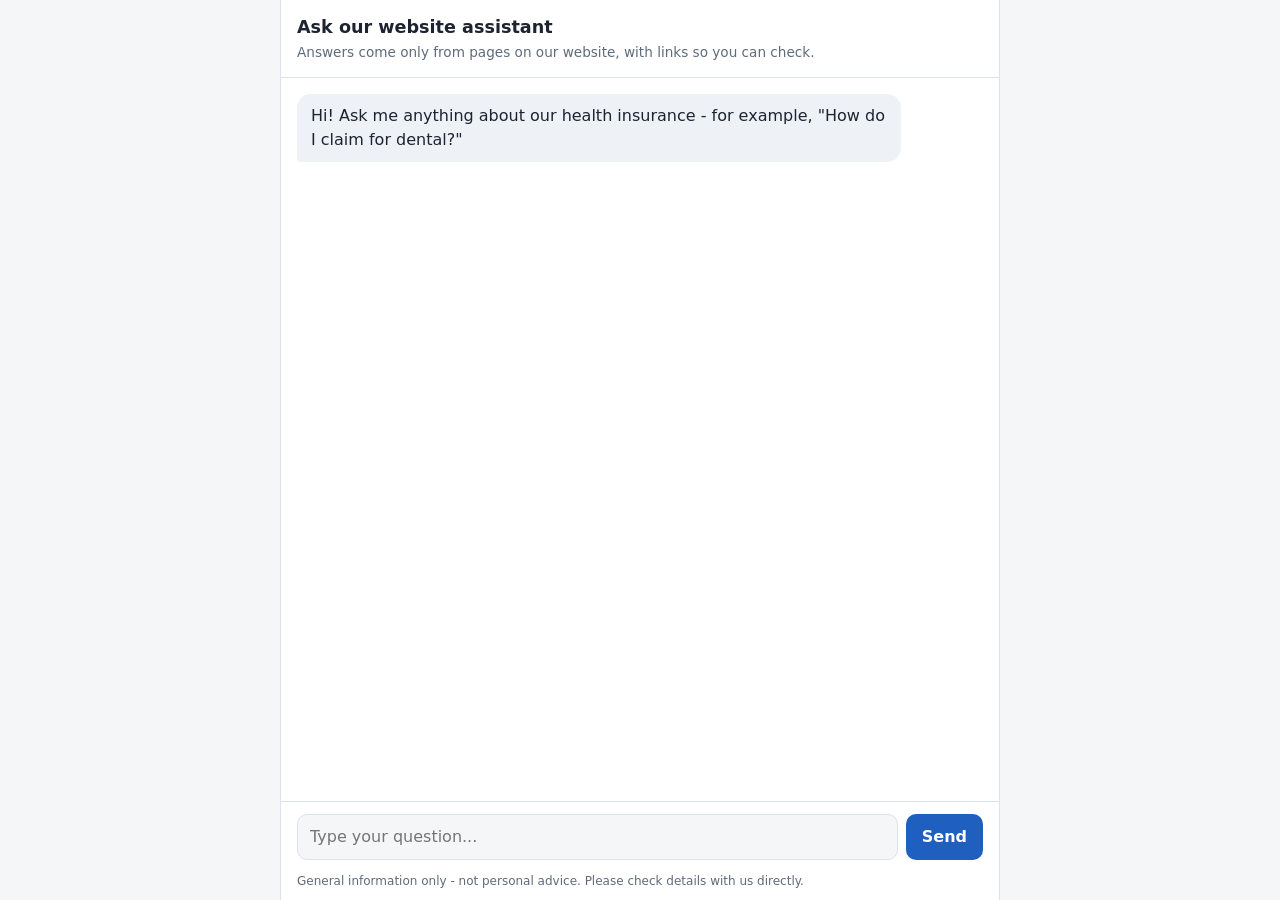
<file: chatbot/static/chat.html>
<!doctype html>
<html lang="en">
<head>
<meta charset="utf-8">
<meta name="viewport" content="width=device-width, initial-scale=1">
<title>Website Assistant</title>
<style>
  :root {
    --bg: #f5f6f8; --panel: #ffffff; --text: #1d2330; --muted: #5f6b7a;
    --accent: #1f5fbf; --accent-text: #ffffff; --bot: #eef2f7; --border: #dde2ea; --error: #b3261e;
  }
  @media (prefers-color-scheme: dark) {
    :root {
      --bg: #12151b; --panel: #1b2029; --text: #e7ebf1; --muted: #9aa5b4;
      --accent: #5b9bff; --accent-text: #0b1220; --bot: #242b36; --border: #2e3644; --error: #ff8a80;
    }
  }
  * { box-sizing: border-box; }
  body { margin: 0; background: var(--bg); color: var(--text);
         font: 16px/1.5 system-ui, -apple-system, "Segoe UI", Roboto, sans-serif; }
  .chat { max-width: 720px; margin: 0 auto; height: 100dvh; display: flex; flex-direction: column;
          background: var(--panel); border-inline: 1px solid var(--border); }
  header { padding: 14px 16px; border-bottom: 1px solid var(--border); }
  header h1 { margin: 0; font-size: 1.1rem; }
  header p { margin: 2px 0 0; color: var(--muted); font-size: .85rem; }
  #log { flex: 1; overflow-y: auto; padding: 16px; display: flex; flex-direction: column; gap: 12px; }
  .msg { max-width: 88%; padding: 10px 14px; border-radius: 14px; overflow-wrap: anywhere; }
  .user { align-self: flex-end; background: var(--accent); color: var(--accent-text); border-bottom-right-radius: 4px; }
  .bot { align-self: flex-start; background: var(--bot); border-bottom-left-radius: 4px; }
  .bot.error { color: var(--error); }
  .bot ul { margin: 6px 0; padding-left: 20px; }
  .bot p { margin: 0 0 6px; } .bot p:last-child { margin: 0; }
  .cite { font-size: .75em; vertical-align: super; text-decoration: none; color: var(--accent); }
  .sources { margin-top: 8px; padding-top: 8px; border-top: 1px solid var(--border); font-size: .85rem; }
  .sources ol { margin: 4px 0 0; padding-left: 20px; }
  .sources a { color: var(--accent); }
  .typing { color: var(--muted); font-style: italic; }
  form { display: flex; gap: 8px; padding: 12px 16px; border-top: 1px solid var(--border); }
  input { flex: 1; min-width: 0; padding: 10px 12px; font: inherit; color: var(--text);
          background: var(--bg); border: 1px solid var(--border); border-radius: 10px; }
  button { padding: 10px 16px; font: inherit; font-weight: 600; border: 0; border-radius: 10px;
           background: var(--accent); color: var(--accent-text); cursor: pointer; }
  button:disabled { opacity: .5; cursor: default; }
  .note { padding: 0 16px 10px; color: var(--muted); font-size: .75rem; }
</style>
</head>
<body>
<main class="chat">
  <header>
    <h1>Ask our website assistant</h1>
    <p>Answers come only from pages on our website, with links so you can check.</p>
  </header>
  <div id="log" aria-live="polite">
    <div class="msg bot"><p>Hi! Ask me anything about our health insurance - for example, "How do I claim for dental?"</p></div>
  </div>
  <form id="form">
    <input id="q" maxlength="500" autocomplete="off" placeholder="Type your question..." aria-label="Your question" required>
    <button id="send">Send</button>
  </form>
  <div class="note">General information only - not personal advice. Please check details with us directly.</div>
</main>
<script>
const log = document.getElementById("log");
const form = document.getElementById("form");
const input = document.getElementById("q");
const send = document.getElementById("send");

function el(tag, cls, text) {
  const e = document.createElement(tag);
  if (cls) e.className = cls;
  if (text !== undefined) e.textContent = text;
  return e;
}

// Add text to `parent`, turning **bold** into <strong> and [n] into a link to source n.
// Everything goes through textContent, so nothing from the answer is treated as HTML.
function addInline(parent, text, sources) {
  for (const part of text.split(/(\*\*[^*]+\*\*|\[\d+\])/)) {
    if (!part) continue;
    const bold = part.match(/^\*\*([^*]+)\*\*$/);
    const cite = part.match(/^\[(\d+)\]$/);
    if (bold) parent.append(el("strong", "", bold[1]));
    else if (cite && sources[cite[1] - 1]) {
      const a = el("a", "cite", `[${cite[1]}]`);
      a.href = sources[cite[1] - 1].url; a.target = "_blank"; a.rel = "noopener";
      a.title = sources[cite[1] - 1].title;
      parent.append(a);
    } else parent.append(document.createTextNode(part));
  }
}

// Paragraphs and "- " bullet lists.
function renderAnswer(box, text, sources) {
  let list = null;
  for (const line of text.split("\n")) {
    const bullet = line.match(/^\s*[-*•]\s+(.*)/);
    if (bullet) {
      if (!list) { list = el("ul"); box.append(list); }
      const li = el("li"); addInline(li, bullet[1], sources); list.append(li);
    } else if (line.trim()) {
      list = null;
      const p = el("p"); addInline(p, line, sources); box.append(p);
    }
  }
  if (sources.length) {
    const s = el("div", "sources", "Sources:");
    const ol = el("ol");
    for (const src of sources) {
      const a = el("a", "", src.title || src.url);
      a.href = src.url; a.target = "_blank"; a.rel = "noopener";
      const li = el("li"); li.append(a); ol.append(li);
    }
    s.append(ol); box.append(s);
  }
}

function scroll() { log.scrollTop = log.scrollHeight; }

// Earlier questions and answers, sent with each question so follow-ups like
// "What about optical?" make sense. Kept in this page only; reloading starts afresh.
const pastTurns = [];
const HISTORY_TURNS = 3;

form.addEventListener("submit", async (e) => {
  e.preventDefault();
  const question = input.value.trim();
  if (!question) return;
  log.append(el("div", "msg user", question));
  input.value = ""; send.disabled = true;
  const box = el("div", "msg bot");
  box.append(el("span", "typing", "Looking that up..."));
  log.append(box); scroll();
  try {
    const res = await fetch("api/chat", {
      method: "POST", headers: { "Content-Type": "application/json" },
      body: JSON.stringify({ question, history: pastTurns.slice(-HISTORY_TURNS) }),
    });
    const data = await res.json().catch(() => ({}));
    box.textContent = "";
    if (!res.ok) { box.classList.add("error"); box.textContent = data.error || "Sorry, something went wrong."; }
    else {
      renderAnswer(box, data.answer, data.sources || []);
      pastTurns.push({ question, answer: data.answer });
      if (pastTurns.length > HISTORY_TURNS) pastTurns.shift();
    }
  } catch {
    box.textContent = ""; box.classList.add("error");
    box.textContent = "Couldn't reach the chatbot - check your connection and try again.";
  }
  send.disabled = false; input.focus(); scroll();
});
</script>
</body>
</html>
</file>
<file: styles.css>
:root {
  --ocean: #0096A8;
  --ocean-deep: #00697A;
  --lagoon: #7FDBDA;
  --sun: #FFC229;
  --sun-soft: #FFE8A3;
  --coral: #FF7A59;
  --coral-deep: #E85D3C;
  --sand: #FFF7E8;
  --sand-dark: #F4E3C1;
  --ink: #1F3640;
  --muted: #5C7480;
  --white: #FFFFFF;
  --radius: 26px;
  --shadow: 0 10px 30px rgba(0, 105, 122, 0.12);
  --shadow-lift: 0 20px 44px rgba(0, 105, 122, 0.22);
}

* { box-sizing: border-box; margin: 0; padding: 0; }
html { scroll-behavior: smooth; }
body {
  font-family: "Nunito", system-ui, sans-serif;
  color: var(--ink);
  background: var(--sand);
  line-height: 1.6;
  -webkit-font-smoothing: antialiased;
  overflow-x: hidden;
}
h1, h2, h3, .logo { font-family: "Fredoka", "Nunito", sans-serif; line-height: 1.1; }
a { color: inherit; }
.wrap { width: min(1120px, 100% - 32px); margin-inline: auto; }

/* ---------- Nav ---------- */
.nav {
  position: sticky; top: 0; z-index: 50;
  background: rgba(255, 247, 232, 0.88);
  backdrop-filter: blur(10px);
  border-bottom: 1px solid rgba(0, 150, 168, 0.12);
}
.nav .wrap { display: flex; align-items: center; justify-content: space-between; padding: 12px 0; gap: 12px; }
.logo { font-size: 1.6rem; font-weight: 700; color: var(--ocean-deep); text-decoration: none; display: flex; align-items: center; gap: 8px; }
.logo span { color: var(--coral); }
.nav-links { display: flex; gap: 26px; list-style: none; font-weight: 700; }
.nav-links a { text-decoration: none; color: var(--muted); transition: color .2s; }
.nav-links a:hover { color: var(--ocean); }

/* ---------- Buttons ---------- */
.btn {
  display: inline-flex; align-items: center; gap: 10px;
  font-family: "Fredoka", sans-serif; font-weight: 600; font-size: 1.15rem;
  padding: 16px 32px; border-radius: 999px; border: none; cursor: pointer;
  text-decoration: none;
  transition: transform .25s cubic-bezier(.34,1.56,.64,1), box-shadow .25s, background .25s;
}
.btn-primary { background: var(--coral); color: var(--white); box-shadow: 0 8px 0 var(--coral-deep), 0 14px 28px rgba(232, 93, 60, .3); }
.btn-primary:hover { transform: translateY(-4px) rotate(-1deg); background: #FF8A6B; box-shadow: 0 12px 0 var(--coral-deep), 0 22px 36px rgba(232, 93, 60, .35); }
.btn-primary:active { transform: translateY(4px); box-shadow: 0 3px 0 var(--coral-deep); }
.btn-ghost { background: var(--white); color: var(--ocean-deep); box-shadow: 0 6px 0 var(--lagoon); }
.btn-ghost:hover { transform: translateY(-4px); box-shadow: 0 10px 0 var(--lagoon); }
.btn-sm { padding: 10px 22px; font-size: 1rem; box-shadow: 0 5px 0 var(--coral-deep); }
.btn-sm:hover { box-shadow: 0 8px 0 var(--coral-deep); }
.btn .paw { display: inline-block; transition: transform .35s; }
.btn:hover .paw { transform: rotate(25deg) scale(1.2); }
.btn:focus-visible { outline: 3px solid var(--sun); outline-offset: 4px; }

/* ---------- Hero ---------- */
.hero {
  position: relative;
  background: linear-gradient(180deg, #BFF0F0 0%, #E6FAF8 45%, var(--sand) 100%);
  padding: 70px 0 0;
  overflow: hidden;
}
.hero-grid { display: grid; grid-template-columns: 1.05fr .95fr; gap: 40px; align-items: center; position: relative; z-index: 2; }
.badge {
  display: inline-flex; align-items: center; gap: 8px;
  background: var(--white); color: var(--ocean-deep);
  padding: 8px 16px; border-radius: 999px; font-weight: 800; font-size: .9rem;
  box-shadow: var(--shadow); margin-bottom: 20px;
}
.hero h1 { font-size: clamp(2.6rem, 6.5vw, 4.6rem); color: var(--ocean-deep); margin-bottom: 18px; letter-spacing: -0.5px; }
.hero h1 .hl { color: var(--coral); position: relative; white-space: nowrap; }
.hero h1 .hl::after {
  content: ""; position: absolute; left: -4px; right: -4px; bottom: 4px; height: 16px;
  background: var(--sun); opacity: .55; border-radius: 10px; z-index: -1;
}
.tagline { font-size: clamp(1.1rem, 2.4vw, 1.35rem); color: var(--muted); max-width: 520px; margin-bottom: 32px; }
.hero-ctas { display: flex; flex-wrap: wrap; gap: 18px; align-items: center; }
.hero-trust { display: flex; flex-wrap: wrap; gap: 18px; margin-top: 30px; font-weight: 700; color: var(--muted); font-size: .95rem; }
.hero-trust span { display: flex; align-items: center; gap: 6px; }

.hero-art { position: relative; }
.hero-art svg { width: 100%; height: auto; display: block; filter: drop-shadow(0 20px 30px rgba(0,105,122,.18)); }
.float { animation: float 4s ease-in-out infinite; }
@keyframes float { 0%,100% { transform: translateY(0); } 50% { transform: translateY(-10px); } }
.surfer { animation: surf 3.2s ease-in-out infinite; transform-box: fill-box; transform-origin: 50% 100%; }
@keyframes surf { 0%,100% { transform: rotate(-4deg); } 50% { transform: rotate(4deg); } }
.gday { animation: gday 2.6s ease-in-out infinite; transform-box: fill-box; transform-origin: 10% 100%; }
@keyframes gday { 0%,100% { transform: scale(1); } 50% { transform: scale(1.08) rotate(-2deg); } }
.sun-rays { animation: spin 30s linear infinite; transform-box: fill-box; transform-origin: center; }
@keyframes spin { to { transform: rotate(360deg); } }
.bubble { position: absolute; border-radius: 50%; background: radial-gradient(circle at 30% 30%, #fff, rgba(255,255,255,.35) 60%, rgba(127,219,218,.3)); border: 2px solid rgba(255,255,255,.8); animation: rise 7s ease-in infinite; z-index: 1; pointer-events: none; }
@keyframes rise { 0% { transform: translateY(0) scale(.8); opacity: 0; } 15% { opacity: .9; } 100% { transform: translateY(-420px) scale(1.1); opacity: 0; } }

.wave-divider { display: block; width: 100%; height: 90px; margin-top: 40px; }

/* ---------- Sections ---------- */
section { padding: 90px 0; }
.section-head { text-align: center; max-width: 640px; margin: 0 auto 54px; }
.eyebrow { display: inline-block; font-weight: 800; letter-spacing: 1.5px; text-transform: uppercase; font-size: .85rem; color: var(--coral); margin-bottom: 10px; }
.section-head h2 { font-size: clamp(2rem, 4.5vw, 3rem); color: var(--ocean-deep); margin-bottom: 14px; }
.section-head p { color: var(--muted); font-size: 1.1rem; }

/* ---------- How it works ---------- */
.how { background: var(--sand); }
.steps { display: grid; grid-template-columns: repeat(3, 1fr); gap: 28px; counter-reset: step; }
.step {
  background: var(--white); border-radius: var(--radius); padding: 40px 30px 34px; text-align: center;
  box-shadow: var(--shadow); position: relative;
  transition: transform .3s cubic-bezier(.34,1.56,.64,1), box-shadow .3s;
}
.step:hover { transform: translateY(-10px) rotate(-1deg); box-shadow: var(--shadow-lift); }
.step:nth-child(2):hover { transform: translateY(-10px) rotate(1deg); }
.step-num {
  position: absolute; top: -18px; left: 50%; transform: translateX(-50%);
  width: 42px; height: 42px; border-radius: 50%; background: var(--sun); color: var(--ink);
  font-family: "Fredoka", sans-serif; font-weight: 700; font-size: 1.3rem;
  display: grid; place-items: center; box-shadow: 0 4px 0 #E0A400;
}
.step-icon {
  font-size: 4rem; width: 110px; height: 110px; margin: 6px auto 18px; border-radius: 50%;
  display: grid; place-items: center; background: #E3F7F6;
  transition: transform .4s cubic-bezier(.34,1.56,.64,1);
}
.step:hover .step-icon { transform: scale(1.12) rotate(-8deg); }
.step h3 { font-size: 1.5rem; color: var(--ocean-deep); margin-bottom: 10px; }
.step p { color: var(--muted); }

/* ---------- Packages ---------- */
.packages { background: linear-gradient(180deg, var(--sand) 0%, #E6FAF8 100%); position: relative; }
.cards { display: grid; grid-template-columns: repeat(3, 1fr); gap: 28px; align-items: stretch; }
.card {
  background: var(--white); border-radius: var(--radius); padding: 38px 30px 32px;
  box-shadow: var(--shadow); display: flex; flex-direction: column; position: relative;
  border: 3px solid transparent;
  transition: transform .3s cubic-bezier(.34,1.56,.64,1), box-shadow .3s, border-color .3s;
}
.card:hover { transform: translateY(-12px); box-shadow: var(--shadow-lift); border-color: var(--lagoon); }
.card.featured { background: var(--ocean-deep); color: var(--white); transform: scale(1.04); }
.card.featured:hover { transform: scale(1.04) translateY(-12px); border-color: var(--sun); }
.ribbon {
  position: absolute; top: -16px; right: 24px; background: var(--sun); color: var(--ink);
  font-weight: 800; font-size: .85rem; padding: 6px 14px; border-radius: 999px; box-shadow: 0 4px 0 #E0A400;
}
.card-emoji { font-size: 3.6rem; margin-bottom: 12px; display: inline-block; transition: transform .4s cubic-bezier(.34,1.56,.64,1); }
.card:hover .card-emoji { transform: scale(1.18) rotate(10deg); }
.card h3 { font-size: 1.7rem; margin-bottom: 4px; color: var(--ocean-deep); }
.card.featured h3 { color: var(--white); }
.card .sub { color: var(--muted); font-weight: 600; margin-bottom: 18px; }
.card.featured .sub { color: var(--lagoon); }
.price { font-family: "Fredoka", sans-serif; font-size: 3rem; font-weight: 700; color: var(--coral); line-height: 1; margin-bottom: 4px; }
.card.featured .price { color: var(--sun); }
.price small { font-size: 1rem; font-weight: 500; color: var(--muted); margin-left: 4px; }
.card.featured .price small { color: var(--lagoon); }
.card ul { list-style: none; margin: 22px 0 28px; display: grid; gap: 10px; flex: 1; }
.card li { display: flex; gap: 10px; align-items: flex-start; }
.card li::before { content: "✓"; flex: none; width: 22px; height: 22px; border-radius: 50%; background: #E3F7F6; color: var(--ocean); font-weight: 800; font-size: .8rem; display: grid; place-items: center; margin-top: 2px; }
.card.featured li::before { background: rgba(255,255,255,.15); color: var(--sun); }
.card .btn { justify-content: center; width: 100%; }
.card .btn-ghost { box-shadow: 0 6px 0 var(--lagoon); border: 2px solid var(--lagoon); }
.card.featured .btn-primary { background: var(--sun); color: var(--ink); box-shadow: 0 8px 0 #E0A400; }
.card.featured .btn-primary:hover { background: #FFD25C; box-shadow: 0 12px 0 #E0A400; }
.price-note { text-align: center; margin-top: 34px; color: var(--muted); font-weight: 600; }

/* ---------- Reviews ---------- */
.reviews { background: var(--sand); }
.review-grid { display: grid; grid-template-columns: repeat(2, 1fr); gap: 28px; }
.review {
  background: var(--white); border-radius: var(--radius); padding: 36px 34px; box-shadow: var(--shadow);
  position: relative; transition: transform .3s cubic-bezier(.34,1.56,.64,1), box-shadow .3s;
}
.review:hover { transform: translateY(-8px) rotate(.5deg); box-shadow: var(--shadow-lift); }
.review::before { content: "“"; position: absolute; top: -10px; right: 26px; font-family: Georgia, serif; font-size: 7rem; color: var(--lagoon); opacity: .45; line-height: 1; }
.stars { color: var(--sun); font-size: 1.4rem; letter-spacing: 3px; margin-bottom: 12px; }
.review blockquote { font-size: 1.15rem; font-weight: 600; margin-bottom: 22px; position: relative; }
.reviewer { display: flex; align-items: center; gap: 14px; }
.avatar { width: 58px; height: 58px; border-radius: 50%; display: grid; place-items: center; font-size: 2rem; flex: none; }
.reviewer strong { display: block; font-family: "Fredoka", sans-serif; font-size: 1.15rem; color: var(--ocean-deep); }
.reviewer span { color: var(--muted); font-size: .95rem; }

/* ---------- Service area ---------- */
.area { padding: 0 0 90px; background: var(--sand); }
.area-box {
  background: linear-gradient(120deg, var(--ocean) 0%, var(--ocean-deep) 100%);
  color: var(--white); border-radius: 34px; padding: 50px 46px; position: relative; overflow: hidden;
  display: grid; grid-template-columns: 1.3fr 1fr; gap: 30px; align-items: center;
}
.area-box h2 { font-size: clamp(1.8rem, 4vw, 2.6rem); margin-bottom: 12px; }
.area-box p { color: #D7F5F4; font-size: 1.1rem; margin-bottom: 22px; }
.suburbs { display: flex; flex-wrap: wrap; gap: 10px; }
.suburbs span {
  background: rgba(255,255,255,.14); border: 1px solid rgba(255,255,255,.25); padding: 6px 14px;
  border-radius: 999px; font-weight: 700; font-size: .92rem; transition: background .2s, transform .2s;
}
.suburbs span:hover { background: var(--sun); color: var(--ink); transform: translateY(-3px); }
.area-art svg { width: 100%; height: auto; display: block; }

/* ---------- CTA band ---------- */
.cta-band { background: var(--sun); text-align: center; padding: 70px 0; position: relative; overflow: hidden; }
.cta-band h2 { font-size: clamp(2rem, 5vw, 3rem); color: var(--ink); margin-bottom: 10px; }
.cta-band p { font-size: 1.15rem; margin-bottom: 30px; color: #5B4400; font-weight: 600; }
.cta-band .deco { position: absolute; font-size: 4rem; opacity: .35; }

/* ---------- Footer ---------- */
footer { background: var(--ink); color: #C9DCE2; padding: 60px 0 30px; }
.foot-grid { display: grid; grid-template-columns: 1.4fr 1fr 1fr; gap: 36px; margin-bottom: 40px; }
footer .logo { color: var(--white); margin-bottom: 12px; }
footer h4 { font-family: "Fredoka", sans-serif; color: var(--sun); font-size: 1.15rem; margin-bottom: 14px; }
footer ul { list-style: none; display: grid; gap: 8px; }
footer a { text-decoration: none; transition: color .2s; }
footer a:hover { color: var(--lagoon); }
.foot-bottom { border-top: 1px solid rgba(255,255,255,.12); padding-top: 22px; display: flex; flex-wrap: wrap; justify-content: space-between; gap: 10px; font-size: .9rem; color: #8EA7B0; }

/* ---------- Responsive ---------- */
@media (max-width: 900px) {
  .hero-grid { grid-template-columns: 1fr; text-align: center; }
  .tagline { margin-inline: auto; }
  .hero-ctas, .hero-trust { justify-content: center; }
  .hero-art { max-width: 520px; margin: 0 auto; }
  .steps, .cards { grid-template-columns: 1fr; max-width: 480px; margin-inline: auto; gap: 40px; }
  .card.featured, .card.featured:hover { transform: none; }
  .card.featured:hover { transform: translateY(-8px); }
  .review-grid { grid-template-columns: 1fr; }
  .area-box { grid-template-columns: 1fr; padding: 40px 28px; }
  .area-art { max-width: 360px; margin: 0 auto; }
  .foot-grid { grid-template-columns: 1fr 1fr; }
  .foot-grid > div:first-child { grid-column: 1 / -1; }
}
@media (max-width: 640px) {
  .nav-links { display: none; }
  section { padding: 70px 0; }
  .hero { padding-top: 44px; }
  .btn { padding: 15px 26px; }
  .hero-ctas .btn { width: 100%; justify-content: center; }
  .review { padding: 30px 24px; }
  .foot-grid { grid-template-columns: 1fr; }
}
@media (prefers-reduced-motion: reduce) {
  *, *::before, *::after { animation: none !important; transition: none !important; scroll-behavior: auto !important; }
}
</file>
